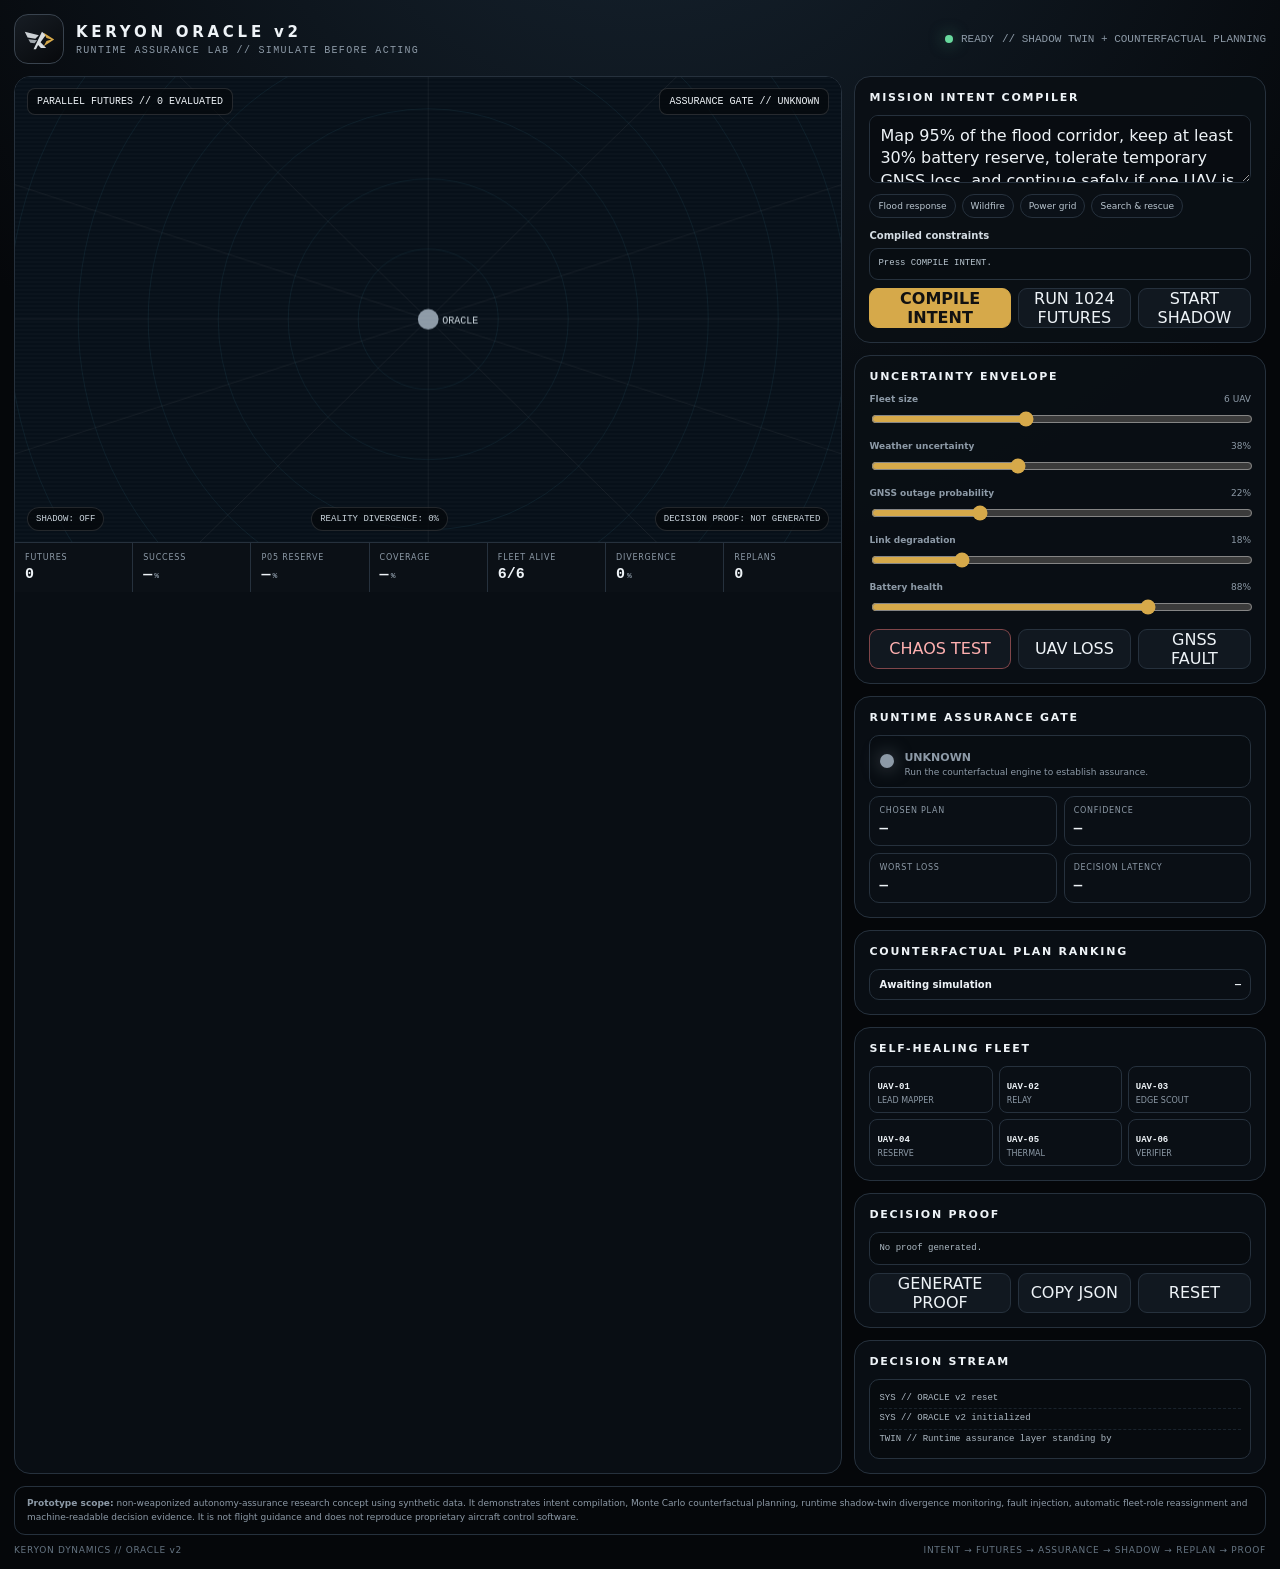
<file: oracle-v2.html>
<!doctype html>
<html lang="en">
<head>
<meta charset="utf-8" />
<meta name="viewport" content="width=device-width,initial-scale=1" />
<meta name="theme-color" content="#05070a" />
<meta name="description" content="KERYON ORACLE v2 — counterfactual planning, runtime assurance and shadow-twin autonomy prototype." />
<title>KERYON ORACLE v2 // Runtime Assurance Lab</title>
<style>
:root{--bg:#05070a;--panel:#0b1016;--panel2:#0f161e;--line:#26313d;--text:#eef3f7;--muted:#8d9aa7;--gold:#d6a94a;--cyan:#62cbe9;--green:#68d99d;--amber:#efbd63;--red:#ef7474;--violet:#a692ff}
*{box-sizing:border-box}html{background:var(--bg);color:var(--text);font-family:Inter,ui-sans-serif,system-ui,-apple-system,"Segoe UI",sans-serif}body{margin:0;min-height:100vh;background:radial-gradient(circle at 50% -15%,#172532 0,#05070a 43%)}button,input,select,textarea{font:inherit}.app{max-width:1850px;margin:auto;padding:14px}.top{display:flex;align-items:center;justify-content:space-between;gap:16px;margin-bottom:12px}.brand{display:flex;align-items:center;gap:12px}.mark{width:50px;height:50px;border:1px solid #39434e;border-radius:14px;display:grid;place-items:center;background:linear-gradient(145deg,#171d24,#07090c)}.mark svg{width:35px}.brand h1{font-size:15px;letter-spacing:.25em;margin:0}.brand p{margin:4px 0 0;color:var(--muted);font:10px ui-monospace,monospace;letter-spacing:.13em}.status{display:flex;align-items:center;gap:8px;color:var(--muted);font:11px ui-monospace,monospace}.dot{width:8px;height:8px;border-radius:99px;background:var(--green);box-shadow:0 0 16px rgba(104,217,157,.55)}
.grid{display:grid;grid-template-columns:minmax(0,1.55fr) minmax(390px,.77fr);gap:12px}.panel{border:1px solid var(--line);background:rgba(10,15,21,.94);border-radius:16px;overflow:hidden}.stage{position:relative;aspect-ratio:16/9;background:#071019}.stage canvas{display:block;width:100%;height:100%}.scan{position:absolute;inset:0;pointer-events:none;background:linear-gradient(rgba(255,255,255,.014) 50%,transparent 50%);background-size:100% 4px}.hud{position:absolute;left:12px;right:12px;top:11px;display:flex;justify-content:space-between;gap:8px;pointer-events:none}.badge{padding:7px 9px;border:1px solid rgba(255,255,255,.13);background:rgba(5,8,11,.68);border-radius:8px;font:10px ui-monospace,monospace}.hudbottom{position:absolute;left:12px;right:12px;bottom:11px;display:flex;justify-content:space-between;gap:7px;flex-wrap:wrap;pointer-events:none}.pill{padding:6px 8px;border-radius:999px;border:1px solid rgba(255,255,255,.12);background:rgba(5,8,11,.7);font:9px ui-monospace,monospace;color:#cbd5dd}.telemetry{display:grid;grid-template-columns:repeat(7,1fr);gap:1px;background:var(--line);border-top:1px solid var(--line)}.metric{padding:10px;background:var(--panel)}.metric .k{font-size:8px;color:var(--muted);text-transform:uppercase;letter-spacing:.1em}.metric .v{margin-top:5px;font:700 15px/1 ui-monospace,monospace}.metric .u{font-size:8px;color:var(--muted);margin-left:2px}.side{display:flex;flex-direction:column;gap:12px}.section{padding:14px}.section h2{font-size:11px;margin:0 0 11px;text-transform:uppercase;letter-spacing:.16em}.section h3{font-size:10px;margin:12px 0 7px;color:#d4dce3}.field{margin-bottom:10px}.field label{display:flex;justify-content:space-between;gap:10px;color:var(--muted);font-size:9px;margin-bottom:5px}.field input[type=range]{width:100%;accent-color:var(--gold)}.field select,.intent{width:100%;background:#080c11;color:var(--text);border:1px solid var(--line);border-radius:9px;padding:9px 10px}.intent{min-height:68px;resize:vertical;line-height:1.4}.btnrow{display:grid;grid-template-columns:1.25fr 1fr 1fr;gap:7px}.btn{min-height:40px;border:1px solid var(--line);border-radius:9px;background:#111820;color:var(--text);cursor:pointer;padding:0 9px}.btn.primary{background:var(--gold);color:#111;border-color:var(--gold);font-weight:800}.btn.danger{border-color:rgba(239,116,116,.5);color:#ffb0b0}.btn:hover{filter:brightness(1.1)}.chips{display:flex;gap:6px;flex-wrap:wrap;margin-top:7px}.chip{border:1px solid var(--line);background:#0b1118;color:#b8c4ce;border-radius:999px;padding:6px 8px;font-size:9px;cursor:pointer}.intentParsed{border:1px solid var(--line);border-radius:9px;background:#080d12;padding:8px;font:9px/1.5 ui-monospace,monospace;color:#b9c6d0}.kpis{display:grid;grid-template-columns:1fr 1fr;gap:7px}.card{border:1px solid var(--line);border-radius:10px;background:#0a0f15;padding:9px}.card .k{font-size:8px;color:var(--muted);text-transform:uppercase;letter-spacing:.09em}.card .v{margin-top:5px;font:700 14px ui-monospace,monospace}.gate{display:flex;align-items:center;gap:10px;border:1px solid var(--line);border-radius:10px;background:#080d12;padding:10px}.gateDot{width:14px;height:14px;border-radius:50%;background:var(--muted);box-shadow:0 0 18px rgba(255,255,255,.08)}.gate strong{font-size:11px}.gate span{display:block;color:var(--muted);font-size:9px;margin-top:2px}.plans{display:grid;gap:7px}.plan{border:1px solid var(--line);border-radius:10px;background:#0a0f15;padding:9px}.plan.win{border-color:rgba(104,217,157,.7);box-shadow:0 0 0 1px rgba(104,217,157,.08) inset}.ph{display:flex;justify-content:space-between;gap:10px}.ph b{font-size:10px}.ph span{font:700 10px ui-monospace,monospace}.minirow{display:grid;grid-template-columns:repeat(4,1fr);gap:5px;margin-top:7px}.mini{background:#111a22;border-radius:6px;padding:5px}.mini span{display:block;color:var(--muted);font-size:7px;text-transform:uppercase}.mini b{display:block;margin-top:3px;font:700 9px ui-monospace,monospace}.fleetgrid{display:grid;grid-template-columns:repeat(3,1fr);gap:6px}.uav{border:1px solid var(--line);background:#0a0f15;border-radius:8px;padding:7px}.uav b{font:700 9px ui-monospace,monospace}.uav span{display:block;margin-top:3px;color:var(--muted);font-size:8px}.uav.warn{border-color:rgba(239,189,99,.55)}.uav.fail{border-color:rgba(239,116,116,.6);opacity:.7}.proof{border:1px solid var(--line);border-radius:10px;background:#070b0f;padding:9px;max-height:175px;overflow:auto;font:9px/1.45 ui-monospace,monospace;color:#aebbc5;white-space:pre-wrap}.log{max-height:150px;overflow:auto;border:1px solid var(--line);border-radius:10px;background:#070b0f;padding:9px;font:9px/1.5 ui-monospace,monospace;color:#afbbc5}.log div{padding:3px 0;border-bottom:1px dashed #19232d}.log div:last-child{border:0}.note{margin-top:12px;border:1px solid var(--line);border-radius:11px;padding:10px 12px;color:var(--muted);font-size:9px;line-height:1.5}.footer{display:flex;justify-content:space-between;gap:10px;flex-wrap:wrap;margin-top:10px;color:#667583;font-size:9px;letter-spacing:.08em}.green{color:var(--green)}.amber{color:var(--amber)}.red{color:var(--red)}.cyan{color:var(--cyan)}
@media(max-width:1100px){.grid{grid-template-columns:1fr}.side{display:grid;grid-template-columns:1fr 1fr}.telemetry{grid-template-columns:repeat(4,1fr)}}@media(max-width:720px){.app{padding:8px}.brand p,.status span:last-child{display:none}.side{grid-template-columns:1fr}.telemetry{grid-template-columns:repeat(2,1fr)}.btnrow{grid-template-columns:1fr}.stage{aspect-ratio:4/5}.hud{flex-direction:column;align-items:flex-start}.minirow{grid-template-columns:1fr 1fr}.fleetgrid{grid-template-columns:1fr 1fr}}
</style>
</head>
<body>
<main class="app">
<header class="top"><div class="brand"><div class="mark"><svg viewBox="0 0 100 100" fill="none"><path d="M8 28L48 38L38 48L16 44L8 28Z" fill="#cbd0d4"/><path d="M18 49L43 52L36 61L24 59L18 49Z" fill="#9fa6ac"/><path d="M33 78L57 28L68 37L53 58L69 74H54L46 66L40 78H33Z" fill="#d8dde0"/><path d="M62 31L92 50L62 69L70 54L84 50L70 46L62 31Z" fill="#d6a94a"/></svg></div><div><h1>KERYON ORACLE v2</h1><p>RUNTIME ASSURANCE LAB // SIMULATE BEFORE ACTING</p></div></div><div class="status"><i class="dot" id="statusDot"></i><span id="status">READY</span><span>// SHADOW TWIN + COUNTERFACTUAL PLANNING</span></div></header>
<div class="grid">
<section class="panel">
<div class="stage"><canvas id="world"></canvas><div class="scan"></div><div class="hud"><div class="badge" id="hudLeft">PARALLEL FUTURES // 0 EVALUATED</div><div class="badge" id="hudRight">ASSURANCE GATE // UNKNOWN</div></div><div class="hudbottom"><span class="pill" id="shadowHud">SHADOW: OFF</span><span class="pill" id="divHud">REALITY DIVERGENCE: 0%</span><span class="pill" id="proofHud">DECISION PROOF: NOT GENERATED</span></div></div>
<div class="telemetry"><div class="metric"><div class="k">Futures</div><div class="v" id="futureM">0</div></div><div class="metric"><div class="k">Success</div><div class="v"><span id="successM">—</span><span class="u">%</span></div></div><div class="metric"><div class="k">P05 reserve</div><div class="v"><span id="reserveM">—</span><span class="u">%</span></div></div><div class="metric"><div class="k">Coverage</div><div class="v"><span id="coverageM">—</span><span class="u">%</span></div></div><div class="metric"><div class="k">Fleet alive</div><div class="v" id="aliveM">—</div></div><div class="metric"><div class="k">Divergence</div><div class="v"><span id="divM">0</span><span class="u">%</span></div></div><div class="metric"><div class="k">Replans</div><div class="v" id="replanM">0</div></div></div>
</section>
<aside class="side">
<section class="panel section"><h2>Mission Intent Compiler</h2><textarea id="intent" class="intent">Map 95% of the flood corridor, keep at least 30% battery reserve, tolerate temporary GNSS loss, and continue safely if one UAV is lost.</textarea><div class="chips"><button class="chip" data-preset="flood">Flood response</button><button class="chip" data-preset="wildfire">Wildfire</button><button class="chip" data-preset="grid">Power grid</button><button class="chip" data-preset="sar">Search & rescue</button></div><h3>Compiled constraints</h3><div class="intentParsed" id="compiled">Press COMPILE INTENT.</div><div class="btnrow" style="margin-top:8px"><button class="btn primary" id="compile">COMPILE INTENT</button><button class="btn" id="simulate">RUN 1024 FUTURES</button><button class="btn" id="shadow">START SHADOW</button></div></section>
<section class="panel section"><h2>Uncertainty Envelope</h2><div class="field"><label><b>Fleet size</b><output id="fleetOut">6 UAV</output></label><input id="fleet" type="range" min="2" max="12" value="6" /></div><div class="field"><label><b>Weather uncertainty</b><output id="weatherOut">38%</output></label><input id="weather" type="range" min="0" max="100" value="38" /></div><div class="field"><label><b>GNSS outage probability</b><output id="gnssOut">22%</output></label><input id="gnss" type="range" min="0" max="80" value="22" /></div><div class="field"><label><b>Link degradation</b><output id="linkOut">18%</output></label><input id="link" type="range" min="0" max="80" value="18" /></div><div class="field"><label><b>Battery health</b><output id="batteryOut">88%</output></label><input id="battery" type="range" min="55" max="100" value="88" /></div><div class="btnrow"><button class="btn danger" id="chaos">CHAOS TEST</button><button class="btn" id="uavLoss">UAV LOSS</button><button class="btn" id="gnssFault">GNSS FAULT</button></div></section>
<section class="panel section"><h2>Runtime Assurance Gate</h2><div class="gate"><i class="gateDot" id="gateDot"></i><div><strong id="gateTitle">UNKNOWN</strong><span id="gateText">Run the counterfactual engine to establish assurance.</span></div></div><div class="kpis" style="margin-top:8px"><div class="card"><div class="k">Chosen plan</div><div class="v" id="chosen">—</div></div><div class="card"><div class="k">Confidence</div><div class="v" id="confidence">—</div></div><div class="card"><div class="k">Worst loss</div><div class="v" id="worst">—</div></div><div class="card"><div class="k">Decision latency</div><div class="v" id="latency">—</div></div></div></section>
<section class="panel section"><h2>Counterfactual Plan Ranking</h2><div class="plans" id="plans"><div class="plan"><div class="ph"><b>Awaiting simulation</b><span>—</span></div></div></div></section>
<section class="panel section"><h2>Self-Healing Fleet</h2><div class="fleetgrid" id="fleetGrid"></div></section>
<section class="panel section"><h2>Decision Proof</h2><div class="proof" id="proof">No proof generated.</div><div class="btnrow" style="margin-top:8px"><button class="btn" id="proofBtn">GENERATE PROOF</button><button class="btn" id="copyBtn">COPY JSON</button><button class="btn" id="reset">RESET</button></div></section>
<section class="panel section"><h2>Decision Stream</h2><div class="log" id="log"><div>SYS // ORACLE v2 initialized</div><div>TWIN // Runtime assurance layer standing by</div></div></section>
</aside>
</div>
<div class="note"><b>Prototype scope:</b> non-weaponized autonomy-assurance research concept using synthetic data. It demonstrates intent compilation, Monte Carlo counterfactual planning, runtime shadow-twin divergence monitoring, fault injection, automatic fleet-role reassignment and machine-readable decision evidence. It is not flight guidance and does not reproduce proprietary aircraft control software.</div><div class="footer"><span>KERYON DYNAMICS // ORACLE v2</span><span>INTENT → FUTURES → ASSURANCE → SHADOW → REPLAN → PROOF</span></div>
</main>
<script>
(()=>{
const $=id=>document.getElementById(id),c=$('world'),ctx=c.getContext('2d');let W=900,H=520,last=performance.now();
const ui={status:$('status'),statusDot:$('statusDot'),hudLeft:$('hudLeft'),hudRight:$('hudRight'),shadowHud:$('shadowHud'),divHud:$('divHud'),proofHud:$('proofHud'),futureM:$('futureM'),successM:$('successM'),reserveM:$('reserveM'),coverageM:$('coverageM'),aliveM:$('aliveM'),divM:$('divM'),replanM:$('replanM'),intent:$('intent'),compiled:$('compiled'),compile:$('compile'),simulate:$('simulate'),shadow:$('shadow'),fleet:$('fleet'),fleetOut:$('fleetOut'),weather:$('weather'),weatherOut:$('weatherOut'),gnss:$('gnss'),gnssOut:$('gnssOut'),link:$('link'),linkOut:$('linkOut'),battery:$('battery'),batteryOut:$('batteryOut'),chaos:$('chaos'),uavLoss:$('uavLoss'),gnssFault:$('gnssFault'),gateDot:$('gateDot'),gateTitle:$('gateTitle'),gateText:$('gateText'),chosen:$('chosen'),confidence:$('confidence'),worst:$('worst'),latency:$('latency'),plans:$('plans'),fleetGrid:$('fleetGrid'),proof:$('proof'),proofBtn:$('proofBtn'),copyBtn:$('copyBtn'),reset:$('reset'),log:$('log')};
const S={compiled:null,results:[],chosen:null,shadow:false,div:0,replans:0,alive:6,faults:[],proof:null,t:0,branches:[],anomalyPulse:0};
function log(s){const d=document.createElement('div');d.textContent=s;ui.log.prepend(d);while(ui.log.children.length>13)ui.log.lastElementChild.remove()}
function resize(){const r=c.parentElement.getBoundingClientRect(),dpr=Math.min(2,devicePixelRatio||1);W=Math.max(320,r.width);H=Math.max(360,r.height);c.width=W*dpr;c.height=H*dpr;c.style.width=W+'px';c.style.height=H+'px';ctx.setTransform(dpr,0,0,dpr,0,0)}new ResizeObserver(resize).observe(c.parentElement);resize();
function pct(v){return Math.max(0,Math.min(100,v))}
function parseIntent(){const t=ui.intent.value.toLowerCase();let mission=t.includes('wildfire')?'wildfire':t.includes('power')||t.includes('grid')?'grid':t.includes('search')||t.includes('rescue')?'sar':'flood';let cov=+(t.match(/(\d{2,3})\s*%[^.]{0,25}(coverage|corridor|area)/)||[])[1]||95;let reserve=+(t.match(/(\d{1,2})\s*%[^.]{0,25}(battery|reserve)/)||[])[1]||30;let oneLoss=/one uav|one drone|vehicle is lost|uav is lost/.test(t);let gnss=/gnss|gps/.test(t);S.compiled={mission,coverage:pct(cov),reserve:pct(reserve),tolerateOneLoss:oneLoss,tolerateGNSS:gnss};ui.compiled.textContent=`MISSION=${mission.toUpperCase()} // MIN_COVERAGE=${S.compiled.coverage}% // MIN_RESERVE=${S.compiled.reserve}% // ONE_LOSS=${oneLoss?'YES':'NO'} // GNSS_DEGRADED=${gnss?'TOLERATE':'NOMINAL'}`;log('INTENT // Constraints compiled from operator intent')}
function rand(seed){let x=Math.sin(seed*12.9898+78.233)*43758.5453;return x-Math.floor(x)}
const planDefs=[{name:'FAST',speed:1.15,margin:.78,redundancy:.7},{name:'BALANCED',speed:1,margin:1,redundancy:1},{name:'ROBUST',speed:.9,margin:1.22,redundancy:1.25},{name:'SURVIVAL',speed:.78,margin:1.42,redundancy:1.48}];
function evalPlan(def,idx){const n=1024,w=+ui.weather.value/100,g=+ui.gnss.value/100,l=+ui.link.value/100,b=+ui.battery.value/100,fleet=+ui.fleet.value;let ok=0,reserves=[],covers=[],links=[],losses=0;for(let i=0;i<n;i++){const r1=rand(i*5+idx*97+1),r2=rand(i*7+idx*61+2),r3=rand(i*11+idx*47+3),r4=rand(i*13+idx*29+4);const weatherHit=w*(.55+r1*.75)/def.margin;const gnssHit=(r2<g?(.16+.18*r2)/def.redundancy:0);const linkHit=(r3<l?(.14+.22*r3)/def.redundancy:0);const vehicleLoss=(r4<(.045+.06*w)?1:0);const energy=pct((b*100)-(18*def.speed)-(weatherHit*22)-(vehicleLoss*3)+def.margin*5);const coverage=pct(96-(weatherHit*14)-(gnssHit*28)-(linkHit*22)-(vehicleLoss*(fleet<=3?22:7))+def.redundancy*2);const linkRes=pct(96-linkHit*110-gnssHit*22+def.redundancy*4);const success=coverage>=(S.compiled?.coverage||95)&&energy>=(S.compiled?.reserve||30)&&linkRes>45&&(!S.compiled?.tolerateOneLoss||fleet-vehicleLoss>=2);if(success)ok++;if(vehicleLoss)losses++;reserves.push(energy);covers.push(coverage);links.push(linkRes)}reserves.sort((a,b)=>a-b);covers.sort((a,b)=>a-b);links.sort((a,b)=>a-b);const p05=a=>a[Math.floor(a.length*.05)];const success=ok/n*100,reserve=p05(reserves),coverage=p05(covers),linkR=p05(links),worst=pct(100-Math.min(success,reserve+35,coverage,linkR));const score=success*.52+reserve*.17+coverage*.16+linkR*.15-worst*.11;return{name:def.name,success,reserve,coverage,linkR,worst,score,lossRate:losses/n*100}}
function simulate(auto=false){if(!S.compiled)parseIntent();const st=performance.now();S.results=planDefs.map(evalPlan).sort((a,b)=>b.score-a.score);S.chosen=S.results[0];const latency=(performance.now()-st).toFixed(1);ui.futureM.textContent='4096';ui.hudLeft.textContent='PARALLEL FUTURES // 4096 EVALUATED';ui.successM.textContent=S.chosen.success.toFixed(1);ui.reserveM.textContent=S.chosen.reserve.toFixed(0);ui.coverageM.textContent=S.chosen.coverage.toFixed(0);ui.chosen.textContent=S.chosen.name;ui.confidence.textContent=S.chosen.success.toFixed(1)+'%';ui.worst.textContent=S.chosen.worst.toFixed(1)+'%';ui.latency.textContent=latency+' ms';ui.proofHud.textContent='DECISION PROOF: STALE';renderPlans();buildBranches();updateGate();if(auto){S.replans++;ui.replanM.textContent=S.replans;log('REPLAN // ORACLE recomputed counterfactual plans after divergence')}else log('ORACLE // 4096 plan-futures evaluated');ui.status.textContent='ASSURANCE ESTABLISHED'}
function renderPlans(){ui.plans.innerHTML=S.results.map((p,i)=>`<div class="plan ${i===0?'win':''}"><div class="ph"><b>${i===0?'✓ ':''}${p.name}</b><span>${p.score.toFixed(1)}</span></div><div class="minirow"><div class="mini"><span>Success</span><b>${p.success.toFixed(1)}%</b></div><div class="mini"><span>P05 reserve</span><b>${p.reserve.toFixed(0)}%</b></div><div class="mini"><span>P05 coverage</span><b>${p.coverage.toFixed(0)}%</b></div><div class="mini"><span>Link</span><b>${p.linkR.toFixed(0)}%</b></div></div></div>`).join('')}
function updateGate(){if(!S.chosen){setGate('UNKNOWN','#8d9aa7','Run the counterfactual engine.');return}let green=S.chosen.success>=90&&S.chosen.reserve>=(S.compiled?.reserve||30)&&S.div<25;let amber=S.chosen.success>=75&&S.div<45;if(green)setGate('PASS // ASSURED','#68d99d','Robust plan satisfies current intent and divergence limits.');else if(amber)setGate('CAUTION // DEGRADED','#efbd63','Margins reduced. Shadow monitoring and possible replan required.');else setGate('HOLD // REPLAN','#ef7474','Current assurance envelope violated. Do not trust the previous plan without replanning.')}
function setGate(title,col,text){ui.gateDot.style.background=col;ui.gateDot.style.boxShadow=`0 0 18px ${col}88`;ui.gateTitle.textContent=title;ui.gateTitle.style.color=col;ui.gateText.textContent=text;ui.hudRight.textContent='ASSURANCE GATE // '+title.split('//')[0].trim()}
function buildFleet(){S.alive=Math.min(S.alive||+ui.fleet.value,+ui.fleet.value);let roles=['LEAD MAPPER','RELAY','EDGE SCOUT','RESERVE','THERMAL','VERIFIER','RELAY 2','SCOUT 2','RESERVE 2','MAPPER 2','VERIFIER 2','EDGE 2'];ui.fleetGrid.innerHTML=Array.from({length:+ui.fleet.value},(_,i)=>{let failed=i>=S.alive,role=failed?'OFFLINE':roles[i%roles.length];return `<div class="uav ${failed?'fail':''}"><b>UAV-${String(i+1).padStart(2,'0')}</b><span>${role}</span></div>`}).join('');ui.aliveM.textContent=S.alive+'/'+ui.fleet.value}
function reassign(){let roles=['LEAD MAPPER','RELAY','EDGE SCOUT','VERIFIER','RESERVE','THERMAL'];const nodes=[...ui.fleetGrid.children].filter(x=>!x.classList.contains('fail'));nodes.forEach((n,i)=>n.querySelector('span').textContent=roles[i%roles.length]);log('FLEET // Roles reassigned around degraded assets')}
function inject(type){if(!S.shadow){S.shadow=true;ui.shadow.textContent='STOP SHADOW';ui.shadowKpi&&(ui.shadowKpi.textContent='ON')}if(type==='uav'){S.alive=Math.max(1,S.alive-1);S.faults.push('UAV_LOSS');S.div+=22;log('FAULT // UAV loss injected')}if(type==='gnss'){S.faults.push('GNSS_FAULT');S.div+=17;ui.gnss.value=Math.min(80,+ui.gnss.value+18);labels();log('FAULT // GNSS confidence collapse injected')}if(type==='chaos'){S.faults.push('CHAOS_TEST');S.div+=31;ui.weather.value=Math.min(100,+ui.weather.value+22);ui.link.value=Math.min(80,+ui.link.value+20);labels();if(S.alive>2)S.alive--;log('CHAOS // Combined weather + link + vehicle anomaly injected')}S.anomalyPulse=1;buildFleet();reassign();updateShadow();if(S.div>28){simulate(true);S.div=Math.max(8,S.div-15);updateShadow();log('ASSURANCE // Automatic replan reduced divergence')}generateProof()}
function updateShadow(){ui.divM.textContent=S.div.toFixed(0);ui.divHud.textContent='REALITY DIVERGENCE: '+S.div.toFixed(0)+'%';ui.shadowHud.textContent='SHADOW: '+(S.shadow?'ACTIVE':'OFF');ui.shadowHud.style.color=S.shadow?'var(--green)':'';updateGate()}
function generateProof(){if(!S.chosen)return;S.proof={schema:'keryon.oracle.decision-proof.v2',timestamp:new Date().toISOString(),intent:S.compiled,uncertainty:{weather:+ui.weather.value,gnss:+ui.gnss.value,link:+ui.link.value,battery:+ui.battery.value,fleet:+ui.fleet.value},evaluatedFutures:4096,selectedPlan:S.chosen,alternatives:S.results.slice(1),runtime:{shadowActive:S.shadow,realityDivergence:+S.div.toFixed(1),aliveFleet:S.alive,faults:S.faults.slice(),replans:S.replans},assuranceGate:ui.gateTitle.textContent,reason:`${S.chosen.name} maximized robust utility while preserving downside energy, coverage and link margins across the sampled uncertainty envelope.`};ui.proof.textContent=JSON.stringify(S.proof,null,2);ui.proofHud.textContent='DECISION PROOF: GENERATED';log('PROOF // Machine-readable decision evidence generated')}
function labels(){ui.fleetOut.textContent=ui.fleet.value+' UAV';ui.weatherOut.textContent=ui.weather.value+'%';ui.gnssOut.textContent=ui.gnss.value+'%';ui.linkOut.textContent=ui.link.value+'%';ui.batteryOut.textContent=ui.battery.value+'%'}
function buildBranches(){S.branches=Array.from({length:140},(_,i)=>({seed:i,a:Math.random()*Math.PI*2,success:Math.random()<S.chosen.success/100,depth:3+Math.floor(Math.random()*4),phase:Math.random()*6.28}))}
function draw(){ctx.clearRect(0,0,W,H);ctx.fillStyle='#071019';ctx.fillRect(0,0,W,H);const cx=W*.5,cy=H*.52;ctx.strokeStyle='rgba(95,200,232,.08)';for(let r=70;r<Math.max(W,H);r+=70){ctx.beginPath();ctx.arc(cx,cy,r,0,Math.PI*2);ctx.stroke()}ctx.strokeStyle='rgba(255,255,255,.06)';for(let i=0;i<12;i++){const a=i/12*Math.PI*2;ctx.beginPath();ctx.moveTo(cx,cy);ctx.lineTo(cx+Math.cos(a)*W,cy+Math.sin(a)*H);ctx.stroke()}if(S.branches.length){S.branches.forEach((b,i)=>{let a=b.a+Math.sin(S.t*.2+b.phase)*.03;let r1=24,r2=90+(i%6)*42;let x1=cx+Math.cos(a)*r1,y1=cy+Math.sin(a)*r1,x2=cx+Math.cos(a)*r2,y2=cy+Math.sin(a)*r2;ctx.strokeStyle=b.success?'rgba(104,217,157,.22)':'rgba(239,116,116,.17)';ctx.beginPath();ctx.moveTo(x1,y1);ctx.quadraticCurveTo(cx+Math.cos(a+.2)*r2*.55,cy+Math.sin(a+.2)*r2*.55,x2,y2);ctx.stroke();if(i%9===0){ctx.fillStyle=b.success?'#68d99d':'#ef7474';ctx.fillRect(x2-2,y2-2,4,4)}})}ctx.fillStyle=S.chosen?'#d6a94a':'#8d9aa7';ctx.beginPath();ctx.arc(cx,cy,9+Math.sin(S.t*2)*2,0,Math.PI*2);ctx.fill();if(S.anomalyPulse>0){ctx.strokeStyle=`rgba(239,116,116,${S.anomalyPulse})`;ctx.lineWidth=3;ctx.beginPath();ctx.arc(cx,cy,(1-S.anomalyPulse)*190+20,0,Math.PI*2);ctx.stroke();S.anomalyPulse=Math.max(0,S.anomalyPulse-.018)}ctx.fillStyle='#cdd7df';ctx.font='10px ui-monospace,monospace';ctx.fillText(S.chosen?S.chosen.name+' PLAN':'ORACLE',cx+14,cy+4);requestAnimationFrame(draw)}
function tick(now){let dt=Math.min(.05,(now-last)/1000);last=now;S.t+=dt;if(S.shadow&&S.chosen){S.div=pct(S.div+((Math.random()-.47)*.12));if(S.div>36){log('SHADOW // Divergence threshold crossed');simulate(true);S.div=Math.max(10,S.div-18)}updateShadow()}requestAnimationFrame(tick)}
function reset(){S.compiled=null;S.results=[];S.chosen=null;S.shadow=false;S.div=0;S.replans=0;S.alive=+ui.fleet.value;S.faults=[];S.proof=null;S.branches=[];ui.compiled.textContent='Press COMPILE INTENT.';ui.plans.innerHTML='<div class="plan"><div class="ph"><b>Awaiting simulation</b><span>—</span></div></div>';ui.proof.textContent='No proof generated.';ui.futureM.textContent='0';ui.successM.textContent=ui.reserveM.textContent=ui.coverageM.textContent='—';ui.divM.textContent='0';ui.replanM.textContent='0';ui.hudLeft.textContent='PARALLEL FUTURES // 0 EVALUATED';ui.proofHud.textContent='DECISION PROOF: NOT GENERATED';ui.chosen.textContent=ui.confidence.textContent=ui.worst.textContent=ui.latency.textContent='—';S.alive=+ui.fleet.value;buildFleet();updateShadow();setGate('UNKNOWN','#8d9aa7','Run the counterfactual engine to establish assurance.');ui.status.textContent='READY';log('SYS // ORACLE v2 reset')}
const presets={flood:'Map 95% of the flood corridor, keep at least 30% battery reserve, tolerate temporary GNSS loss, and continue safely if one UAV is lost.',wildfire:'Map 92% of the wildfire perimeter, keep at least 35% battery reserve, maintain a communications relay, and continue safely if one UAV is lost.',grid:'Inspect 90% of the power grid corridor, preserve 40% battery reserve, tolerate temporary GNSS degradation, and keep one UAV as reserve.',sar:'Search 95% of the rescue sector, preserve 30% battery reserve, tolerate link degradation, and continue safely if one UAV is lost.'};document.querySelectorAll('.chip').forEach(b=>b.onclick=()=>{ui.intent.value=presets[b.dataset.preset];parseIntent()});ui.compile.onclick=parseIntent;ui.simulate.onclick=()=>simulate(false);ui.shadow.onclick=()=>{S.shadow=!S.shadow;ui.shadow.textContent=S.shadow?'STOP SHADOW':'START SHADOW';log('SHADOW // '+(S.shadow?'Runtime twin activated':'Runtime twin paused'));updateShadow()};ui.chaos.onclick=()=>inject('chaos');ui.uavLoss.onclick=()=>inject('uav');ui.gnssFault.onclick=()=>inject('gnss');ui.proofBtn.onclick=generateProof;ui.copyBtn.onclick=async()=>{if(!S.proof)generateProof();if(S.proof){try{await navigator.clipboard.writeText(JSON.stringify(S.proof,null,2));log('PROOF // JSON copied to clipboard')}catch(e){log('PROOF // Clipboard unavailable')}}};ui.reset.onclick=reset;[ui.fleet,ui.weather,ui.gnss,ui.link,ui.battery].forEach(el=>el.oninput=()=>{labels();if(el===ui.fleet){S.alive=+ui.fleet.value;buildFleet()}});labels();reset();requestAnimationFrame(draw);requestAnimationFrame(tick);
})();
</script>
</body>
</html>
</file>
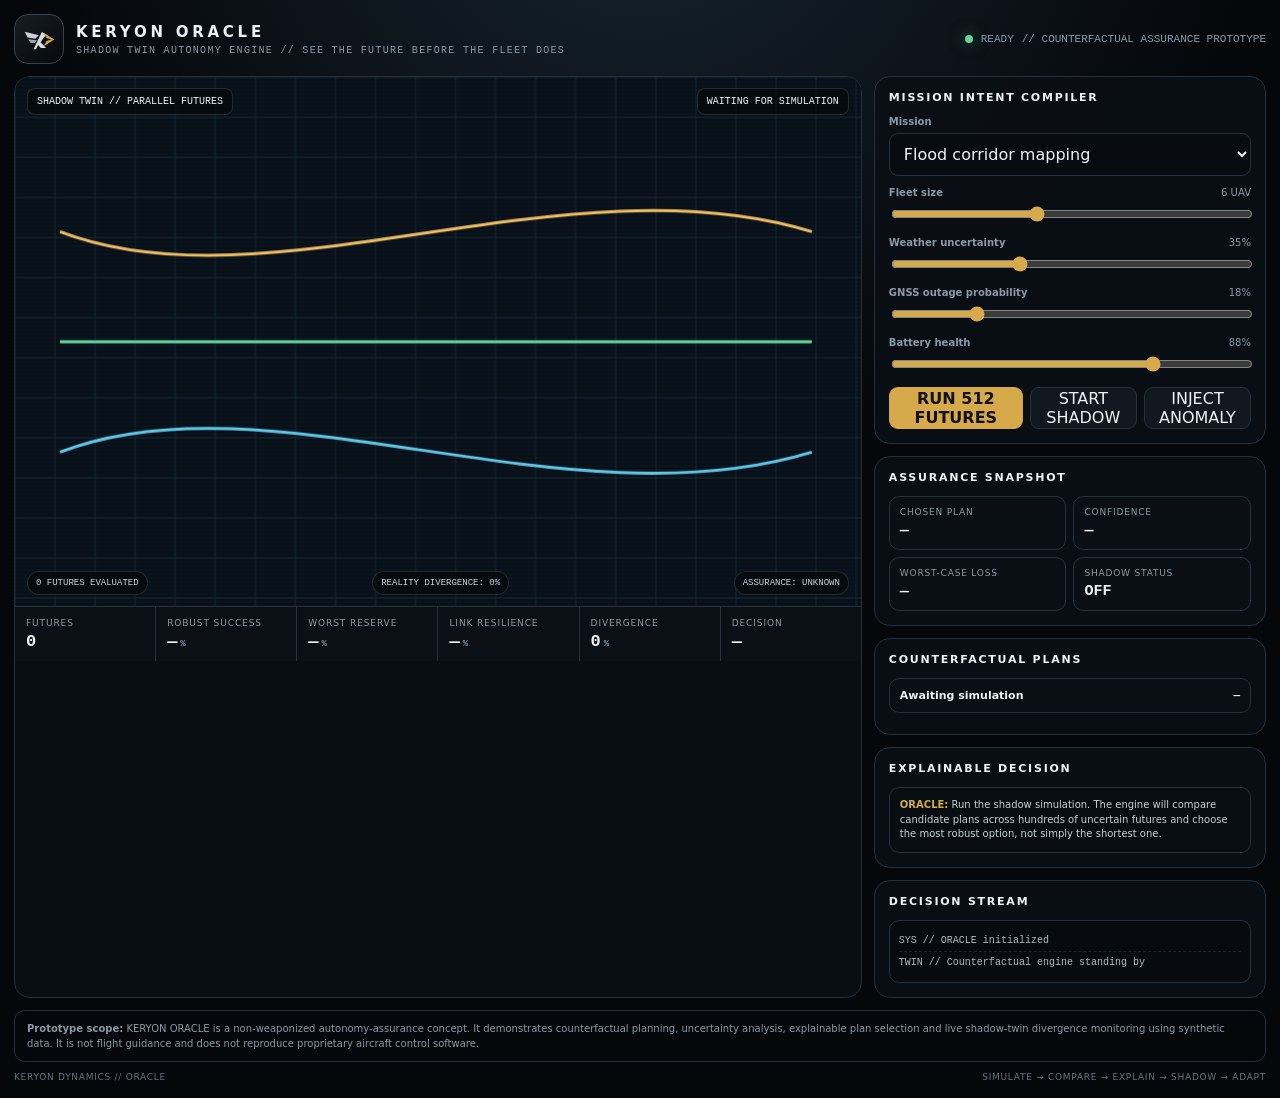
<file: oracle.html>
<!doctype html>
<html lang="en">
<head>
<meta charset="utf-8" />
<meta name="viewport" content="width=device-width,initial-scale=1" />
<meta name="theme-color" content="#05070a" />
<meta name="description" content="KERYON ORACLE — counterfactual shadow-twin autonomy assurance prototype." />
<title>KERYON ORACLE // Shadow Twin Autonomy Engine</title>
<style>
:root{--bg:#05070a;--panel:#0b1016;--card:#101821;--line:#26313d;--text:#eef3f7;--muted:#8c9aa8;--gold:#d6a94a;--cyan:#5fc8e8;--green:#65d69a;--amber:#efbd63;--red:#ef6f6f;--violet:#9f8cff}
*{box-sizing:border-box}html{background:var(--bg);color:var(--text);font-family:Inter,ui-sans-serif,system-ui,-apple-system,"Segoe UI",sans-serif}body{margin:0;min-height:100vh;background:radial-gradient(circle at 50% -15%,#172532 0,#05070a 44%)}button,input,select{font:inherit}.app{max-width:1800px;margin:auto;padding:14px}.top{display:flex;align-items:center;justify-content:space-between;gap:16px;margin-bottom:12px}.brand{display:flex;align-items:center;gap:12px}.mark{width:50px;height:50px;border:1px solid #39434e;border-radius:14px;display:grid;place-items:center;background:linear-gradient(145deg,#171d24,#07090c)}.mark svg{width:35px}.brand h1{font-size:15px;letter-spacing:.25em;margin:0}.brand p{margin:4px 0 0;color:var(--muted);font:10px ui-monospace,monospace;letter-spacing:.13em}.status{display:flex;align-items:center;gap:8px;color:var(--muted);font:11px ui-monospace,monospace}.dot{width:8px;height:8px;border-radius:99px;background:var(--green);box-shadow:0 0 16px rgba(101,214,154,.55)}
.layout{display:grid;grid-template-columns:minmax(0,1.6fr) minmax(350px,.74fr);gap:12px}.panel{border:1px solid var(--line);background:rgba(10,15,21,.93);border-radius:16px;overflow:hidden}.stage{position:relative;aspect-ratio:16/10;background:#071019}.stage canvas{width:100%;height:100%;display:block}.scan{position:absolute;inset:0;pointer-events:none;background:linear-gradient(rgba(255,255,255,.014) 50%,transparent 50%);background-size:100% 4px}.hud{position:absolute;left:12px;right:12px;top:11px;display:flex;justify-content:space-between;gap:8px;pointer-events:none}.badge{padding:7px 9px;border:1px solid rgba(255,255,255,.13);background:rgba(5,8,11,.66);border-radius:8px;font:10px ui-monospace,monospace}.bottomhud{position:absolute;left:12px;right:12px;bottom:11px;display:flex;justify-content:space-between;gap:8px;flex-wrap:wrap;pointer-events:none}.pill{padding:6px 8px;border-radius:999px;border:1px solid rgba(255,255,255,.12);background:rgba(5,8,11,.68);font:9px ui-monospace,monospace;color:#cbd5dd}.telemetry{display:grid;grid-template-columns:repeat(6,1fr);gap:1px;background:var(--line);border-top:1px solid var(--line)}.metric{padding:11px;background:var(--panel)}.metric .k{font-size:9px;color:var(--muted);text-transform:uppercase;letter-spacing:.1em}.metric .v{margin-top:5px;font:700 17px/1 ui-monospace,monospace}.metric .u{font-size:9px;color:var(--muted);margin-left:3px}.side{display:flex;flex-direction:column;gap:12px}.section{padding:14px}.section h2{font-size:11px;margin:0 0 12px;text-transform:uppercase;letter-spacing:.16em}.field{margin-bottom:11px}.field label{display:flex;justify-content:space-between;gap:10px;font-size:10px;color:var(--muted);margin-bottom:6px}.field input[type=range],.field select{width:100%}.field input[type=range]{accent-color:var(--gold)}.field select{background:#080c11;color:var(--text);border:1px solid var(--line);border-radius:9px;padding:10px}.btnrow{display:grid;grid-template-columns:1.25fr 1fr 1fr;gap:7px}.btn{min-height:42px;border:1px solid var(--line);border-radius:9px;background:#111820;color:var(--text);cursor:pointer}.btn.primary{background:var(--gold);color:#111;border-color:var(--gold);font-weight:800}.btn:hover{filter:brightness(1.1)}.kpis{display:grid;grid-template-columns:1fr 1fr;gap:7px}.card{border:1px solid var(--line);border-radius:10px;background:#0a0f15;padding:10px}.card .k{font-size:9px;color:var(--muted);text-transform:uppercase;letter-spacing:.09em}.card .v{margin-top:5px;font:700 15px ui-monospace,monospace}.plan{border:1px solid var(--line);border-radius:10px;background:#0a0f15;padding:10px;margin-bottom:7px}.plan.winner{border-color:rgba(101,214,154,.7);box-shadow:0 0 0 1px rgba(101,214,154,.1) inset}.planhead{display:flex;justify-content:space-between;gap:10px}.planhead b{font-size:11px}.score{font:700 11px ui-monospace,monospace}.bars{display:grid;grid-template-columns:repeat(3,1fr);gap:5px;margin-top:8px}.mini{background:#101821;border-radius:6px;padding:6px}.mini span{display:block;font-size:8px;color:var(--muted);text-transform:uppercase}.mini b{display:block;margin-top:3px;font:700 10px ui-monospace,monospace}.explain{border:1px solid var(--line);border-radius:10px;background:#080d12;padding:10px;font-size:10px;line-height:1.45;color:#c7d1d8}.explain b{color:var(--gold)}.log{max-height:170px;overflow:auto;border:1px solid var(--line);border-radius:10px;background:#070b0f;padding:9px;font:10px/1.5 ui-monospace,monospace;color:#afbbc5}.log div{padding:3px 0;border-bottom:1px dashed #19232d}.log div:last-child{border:0}.note{margin-top:12px;border:1px solid var(--line);border-radius:11px;padding:10px 12px;color:var(--muted);font-size:10px;line-height:1.5}.footer{display:flex;justify-content:space-between;gap:10px;flex-wrap:wrap;margin-top:10px;color:#667583;font-size:9px;letter-spacing:.08em}.green{color:var(--green)}.amber{color:var(--amber)}.red{color:var(--red)}.cyan{color:var(--cyan)}
@media(max-width:1050px){.layout{grid-template-columns:1fr}.side{display:grid;grid-template-columns:1fr 1fr}.telemetry{grid-template-columns:repeat(3,1fr)}}@media(max-width:700px){.app{padding:8px}.brand p,.status span:last-child{display:none}.side{grid-template-columns:1fr}.telemetry{grid-template-columns:repeat(2,1fr)}.btnrow{grid-template-columns:1fr}.stage{aspect-ratio:4/5}.hud{flex-direction:column;align-items:flex-start}.kpis{grid-template-columns:1fr 1fr}}
</style>
</head>
<body>
<main class="app">
<header class="top">
  <div class="brand"><div class="mark"><svg viewBox="0 0 100 100" fill="none"><path d="M8 28L48 38L38 48L16 44L8 28Z" fill="#cbd0d4"/><path d="M18 49L43 52L36 61L24 59L18 49Z" fill="#9fa6ac"/><path d="M33 78L57 28L68 37L53 58L69 74H54L46 66L40 78H33Z" fill="#d8dde0"/><path d="M62 31L92 50L62 69L70 54L84 50L70 46L62 31Z" fill="#d6a94a"/></svg></div><div><h1>KERYON ORACLE</h1><p>SHADOW TWIN AUTONOMY ENGINE // SEE THE FUTURE BEFORE THE FLEET DOES</p></div></div>
  <div class="status"><i class="dot"></i><span id="status">READY</span><span>// COUNTERFACTUAL ASSURANCE PROTOTYPE</span></div>
</header>
<div class="layout">
<section class="panel">
  <div class="stage"><canvas id="world"></canvas><div class="scan"></div><div class="hud"><div class="badge">SHADOW TWIN // PARALLEL FUTURES</div><div class="badge" id="winnerHud">WAITING FOR SIMULATION</div></div><div class="bottomhud"><span class="pill" id="futuresHud">0 FUTURES EVALUATED</span><span class="pill" id="divHud">REALITY DIVERGENCE: 0%</span><span class="pill" id="assuranceHud">ASSURANCE: UNKNOWN</span></div></div>
  <div class="telemetry">
    <div class="metric"><div class="k">Futures</div><div class="v"><span id="futureMetric">0</span></div></div>
    <div class="metric"><div class="k">Robust success</div><div class="v"><span id="successMetric">—</span><span class="u">%</span></div></div>
    <div class="metric"><div class="k">Worst reserve</div><div class="v"><span id="reserveMetric">—</span><span class="u">%</span></div></div>
    <div class="metric"><div class="k">Link resilience</div><div class="v"><span id="linkMetric">—</span><span class="u">%</span></div></div>
    <div class="metric"><div class="k">Divergence</div><div class="v"><span id="divMetric">0</span><span class="u">%</span></div></div>
    <div class="metric"><div class="k">Decision</div><div class="v"><span id="decisionMetric">—</span></div></div>
  </div>
</section>
<aside class="side">
<section class="panel section">
  <h2>Mission Intent Compiler</h2>
  <div class="field"><label><b>Mission</b></label><select id="mission"><option value="flood">Flood corridor mapping</option><option value="wildfire">Wildfire perimeter survey</option><option value="grid">Power-line inspection</option><option value="search">Search-and-rescue sector scan</option></select></div>
  <div class="field"><label><b>Fleet size</b><output id="fleetOut">6 UAV</output></label><input id="fleet" type="range" min="2" max="12" value="6" /></div>
  <div class="field"><label><b>Weather uncertainty</b><output id="weatherOut">35%</output></label><input id="weather" type="range" min="0" max="100" value="35" /></div>
  <div class="field"><label><b>GNSS outage probability</b><output id="gnssOut">18%</output></label><input id="gnss" type="range" min="0" max="80" value="18" /></div>
  <div class="field"><label><b>Battery health</b><output id="batteryOut">88%</output></label><input id="battery" type="range" min="55" max="100" value="88" /></div>
  <div class="btnrow"><button class="btn primary" id="simulate">RUN 512 FUTURES</button><button class="btn" id="shadow">START SHADOW</button><button class="btn" id="anomaly">INJECT ANOMALY</button></div>
</section>
<section class="panel section"><h2>Assurance Snapshot</h2><div class="kpis"><div class="card"><div class="k">Chosen plan</div><div class="v" id="chosenKpi">—</div></div><div class="card"><div class="k">Confidence</div><div class="v" id="confidenceKpi">—</div></div><div class="card"><div class="k">Worst-case loss</div><div class="v" id="lossKpi">—</div></div><div class="card"><div class="k">Shadow status</div><div class="v" id="shadowKpi">OFF</div></div></div></section>
<section class="panel section"><h2>Counterfactual Plans</h2><div id="plans"><div class="plan"><div class="planhead"><b>Awaiting simulation</b><span class="score">—</span></div></div></div></section>
<section class="panel section"><h2>Explainable Decision</h2><div class="explain" id="explain"><b>ORACLE:</b> Run the shadow simulation. The engine will compare candidate plans across hundreds of uncertain futures and choose the most robust option, not simply the shortest one.</div></section>
<section class="panel section"><h2>Decision Stream</h2><div class="log" id="log"><div>SYS // ORACLE initialized</div><div>TWIN // Counterfactual engine standing by</div></div></section>
</aside>
</div>
<div class="note"><b>Prototype scope:</b> KERYON ORACLE is a non-weaponized autonomy-assurance concept. It demonstrates counterfactual planning, uncertainty analysis, explainable plan selection and live shadow-twin divergence monitoring using synthetic data. It is not flight guidance and does not reproduce proprietary aircraft control software.</div>
<div class="footer"><span>KERYON DYNAMICS // ORACLE</span><span>SIMULATE → COMPARE → EXPLAIN → SHADOW → ADAPT</span></div>
</main>
<script>
(()=>{
const $=id=>document.getElementById(id),c=$('world'),ctx=c.getContext('2d');let W=900,H=620,results=[],chosen=null,shadow=false,divergence=0,t=0,particles=[],last=performance.now();
const ui={status:$('status'),mission:$('mission'),fleet:$('fleet'),fleetOut:$('fleetOut'),weather:$('weather'),weatherOut:$('weatherOut'),gnss:$('gnss'),gnssOut:$('gnssOut'),battery:$('battery'),batteryOut:$('batteryOut'),simulate:$('simulate'),shadow:$('shadow'),anomaly:$('anomaly'),futureMetric:$('futureMetric'),successMetric:$('successMetric'),reserveMetric:$('reserveMetric'),linkMetric:$('linkMetric'),divMetric:$('divMetric'),decisionMetric:$('decisionMetric'),futuresHud:$('futuresHud'),divHud:$('divHud'),assuranceHud:$('assuranceHud'),winnerHud:$('winnerHud'),chosenKpi:$('chosenKpi'),confidenceKpi:$('confidenceKpi'),lossKpi:$('lossKpi'),shadowKpi:$('shadowKpi'),plans:$('plans'),explain:$('explain'),log:$('log')};
function log(s){const d=document.createElement('div');d.textContent=s;ui.log.prepend(d);while(ui.log.children.length>11)ui.log.lastElementChild.remove()}
function resize(){const r=c.parentElement.getBoundingClientRect(),dpr=Math.min(2,devicePixelRatio||1);W=Math.max(320,r.width);H=Math.max(380,r.height);c.width=W*dpr;c.height=H*dpr;c.style.width=W+'px';c.style.height=H+'px';ctx.setTransform(dpr,0,0,dpr,0,0)}new ResizeObserver(resize).observe(c.parentElement);resize();
function rand(seed){let x=Math.sin(seed*12.9898+78.233)*43758.5453;return x-Math.floor(x)}
function simulatePlan(name,bias){const weather=+ui.weather.value/100,gnss=+ui.gnss.value/100,batt=+ui.battery.value/100,fleet=+ui.fleet.value;let wins=0,reserves=[],links=[],losses=[];for(let i=0;i<512;i++){const r1=rand(i+11+bias*31),r2=rand(i+101+bias*17),r3=rand(i+211+bias*7);const storm=weather*(.55+r1*.9),nav=gnss*(.5+r2),batteryPenalty=(1-batt)*(.7+r3*.8),redundancy=Math.min(.28,fleet*.017);let success=.94+bias*.025-redundancy*.1-storm*.22-nav*.18-batteryPenalty*.36+redundancy;let reserve=batt*100-18-bias*5-storm*19-batteryPenalty*28+r1*5;let link=97-storm*10-nav*17+fleet*1.1+bias*2-r2*4;let loss=Math.max(0,100-success*100)+(100-Math.max(0,reserve))*.08+(100-Math.max(0,link))*.06;success=Math.max(0,Math.min(1,success));if(r3<success)wins++;reserves.push(reserve);links.push(link);losses.push(loss)}reserves.sort((a,b)=>a-b);links.sort((a,b)=>a-b);losses.sort((a,b)=>b-a);const success=wins/512*100,worstReserve=reserves[Math.floor(reserves.length*.05)],link95=links[Math.floor(links.length*.05)],worstLoss=losses[Math.floor(losses.length*.05)],score=success*.55+Math.max(0,worstReserve)*.23+Math.max(0,link95)*.17-worstLoss*.05;return{name,success,worstReserve,link95,worstLoss,score,bias}}
function run(){ui.status.textContent='SIMULATING';results=[simulatePlan('PLAN A // FASTEST',-.05),simulatePlan('PLAN B // ROBUST',.12),simulatePlan('PLAN C // ENERGY SAFE',.05)].sort((a,b)=>b.score-a.score);chosen=results[0];ui.futureMetric.textContent='1536';ui.futuresHud.textContent='1536 FUTURES EVALUATED';ui.successMetric.textContent=chosen.success.toFixed(1);ui.reserveMetric.textContent=Math.max(0,chosen.worstReserve).toFixed(0);ui.linkMetric.textContent=Math.max(0,chosen.link95).toFixed(0);ui.decisionMetric.textContent=chosen.name.split('//')[0].trim();ui.chosenKpi.textContent=chosen.name.split('//')[0].trim();ui.confidenceKpi.textContent=Math.min(99,Math.max(0,chosen.score)).toFixed(0)+'%';ui.lossKpi.textContent=chosen.worstLoss.toFixed(1);ui.winnerHud.textContent=chosen.name+' SELECTED';ui.assuranceHud.textContent='ASSURANCE: '+(chosen.score>82?'HIGH':chosen.score>68?'MEDIUM':'LOW');ui.status.textContent='PLAN ASSURED';renderPlans();ui.explain.innerHTML='<b>ORACLE:</b> '+chosen.name+' was selected because it preserves the strongest combined margin across mission success, worst-case energy reserve and degraded-link performance. The fastest plan was rejected when its downside risk exceeded the robust plan by '+Math.max(0,results.find(x=>x.name.includes('FASTEST')).worstLoss-chosen.worstLoss).toFixed(1)+' points.';log('ORACLE // '+chosen.name+' selected after 1,536 counterfactual futures');for(let i=0;i<160;i++)particles.push({x:Math.random(),y:Math.random(),a:Math.random(),good:Math.random()<chosen.success/100})}
function renderPlans(){ui.plans.innerHTML=results.map((p,i)=>`<div class="plan ${i===0?'winner':''}"><div class="planhead"><b>${p.name}</b><span class="score ${i===0?'green':''}">${p.score.toFixed(1)}</span></div><div class="bars"><div class="mini"><span>Success</span><b>${p.success.toFixed(1)}%</b></div><div class="mini"><span>5% reserve</span><b>${Math.max(0,p.worstReserve).toFixed(0)}%</b></div><div class="mini"><span>5% link</span><b>${Math.max(0,p.link95).toFixed(0)}%</b></div></div></div>`).join('')}
function startShadow(){shadow=!shadow;ui.shadow.textContent=shadow?'STOP SHADOW':'START SHADOW';ui.shadowKpi.textContent=shadow?'ACTIVE':'OFF';ui.status.textContent=shadow?'SHADOW MODE':'PLAN ASSURED';log('TWIN // Live shadow mode '+(shadow?'started':'stopped'))}
function anomaly(){if(!shadow||!chosen){log('WARN // Start shadow mode after simulation first');return}divergence=Math.min(100,divergence+18+Math.random()*16);ui.divMetric.textContent=divergence.toFixed(0);ui.divHud.textContent='REALITY DIVERGENCE: '+divergence.toFixed(0)+'%';if(divergence>35){ui.status.textContent='REPLAN REQUIRED';ui.assuranceHud.textContent='ASSURANCE: DEGRADED';ui.explain.innerHTML='<b>ORACLE:</b> Live telemetry has diverged from the accepted shadow envelope. The current plan should be re-evaluated before continuing. Trigger: synthetic wind/battery anomaly.';log('ORACLE // Divergence threshold exceeded — counterfactual replan recommended')}else log('TWIN // Synthetic anomaly injected; shadow still within assurance envelope')}
function draw(){ctx.clearRect(0,0,W,H);ctx.fillStyle='#071019';ctx.fillRect(0,0,W,H);ctx.strokeStyle='#152533';ctx.lineWidth=1;for(let x=0;x<W;x+=40){ctx.beginPath();ctx.moveTo(x,0);ctx.lineTo(x,H);ctx.stroke()}for(let y=0;y<H;y+=40){ctx.beginPath();ctx.moveTo(0,y);ctx.lineTo(W,y);ctx.stroke()}const cy=H*.5;const routes=[{y:cy-110,col:'#efbd63'},{y:cy,col:'#65d69a'},{y:cy+110,col:'#5fc8e8'}];routes.forEach((r,idx)=>{ctx.strokeStyle=r.col;ctx.lineWidth=3;ctx.beginPath();ctx.moveTo(45,r.y);ctx.bezierCurveTo(W*.30,r.y-80*(idx-1),W*.65,r.y+75*(idx-1),W-50,r.y);ctx.stroke()});for(const p of particles){const x=45+p.x*(W-95),base=routes[Math.floor(p.a*3)%3].y,y=base+(p.y-.5)*150;ctx.fillStyle=p.good?'rgba(101,214,154,.6)':'rgba(239,111,111,.55)';ctx.fillRect(x,y,2,2)}if(chosen){ctx.fillStyle='#eef3f7';ctx.font='11px ui-monospace,monospace';ctx.fillText('SELECTED ROBUST ENVELOPE',W*.36,cy-18);ctx.strokeStyle='rgba(101,214,154,.28)';ctx.lineWidth=18;ctx.beginPath();ctx.moveTo(45,cy);ctx.bezierCurveTo(W*.30,cy,W*.65,cy,W-50,cy);ctx.stroke()}if(shadow){t+=.03;const x=45+(Math.sin(t)*.5+.5)*(W-95);const y=cy+Math.sin(t*2.1)*20;ctx.fillStyle='#d6a94a';ctx.beginPath();ctx.arc(x,y,7,0,Math.PI*2);ctx.fill();ctx.strokeStyle='rgba(214,169,74,.25)';ctx.beginPath();ctx.arc(x,y,22+Math.sin(t*3)*5,0,Math.PI*2);ctx.stroke();divergence=Math.max(0,divergence-.018);ui.divMetric.textContent=divergence.toFixed(0);ui.divHud.textContent='REALITY DIVERGENCE: '+divergence.toFixed(0)+'%'}requestAnimationFrame(draw)}
ui.fleet.oninput=()=>ui.fleetOut.textContent=ui.fleet.value+' UAV';ui.weather.oninput=()=>ui.weatherOut.textContent=ui.weather.value+'%';ui.gnss.oninput=()=>ui.gnssOut.textContent=ui.gnss.value+'%';ui.battery.oninput=()=>ui.batteryOut.textContent=ui.battery.value+'%';ui.simulate.onclick=run;ui.shadow.onclick=startShadow;ui.anomaly.onclick=anomaly;draw();
})();
</script>
</body>
</html>
</file>
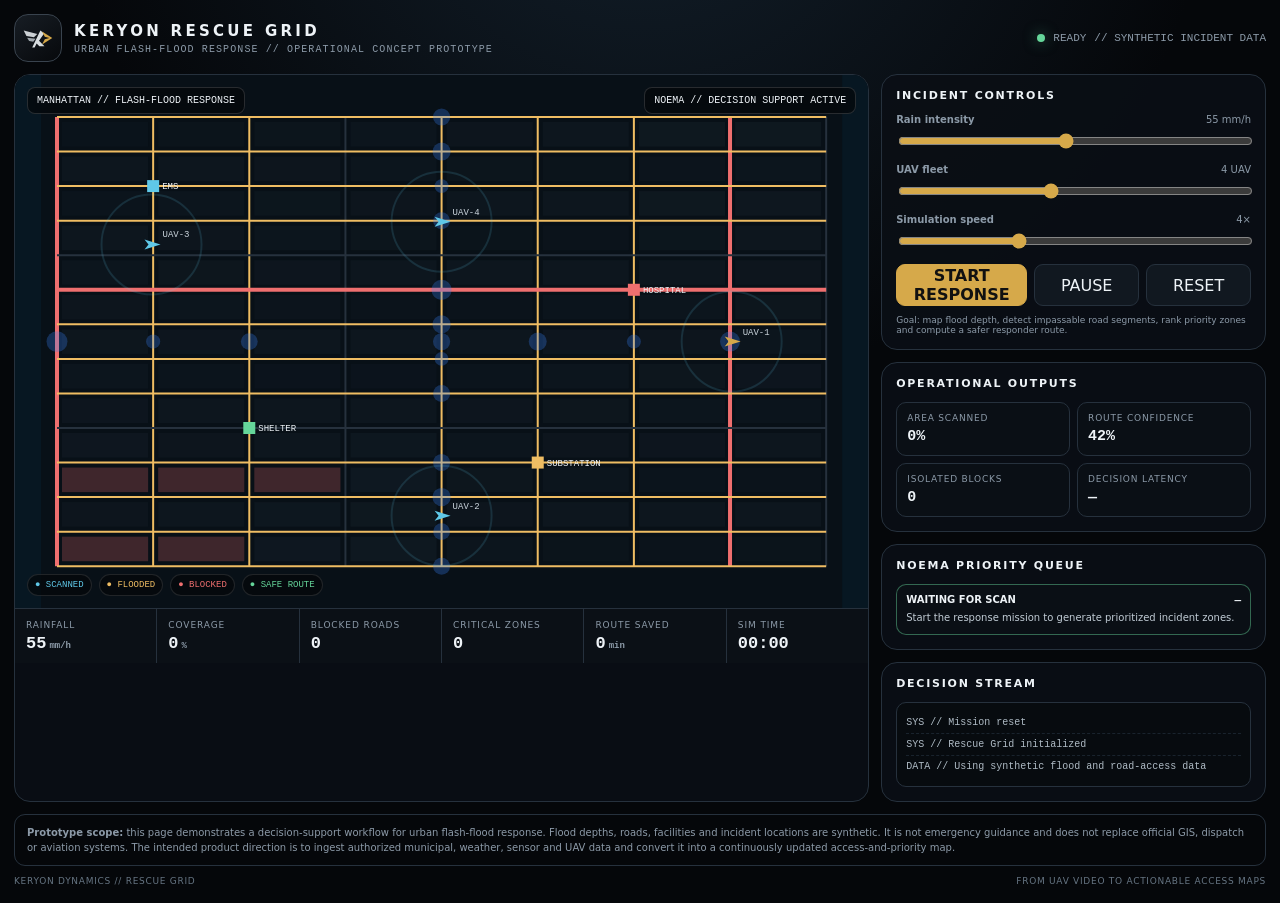
<file: rescue-grid.html>
<!doctype html>
<html lang="en">
<head>
<meta charset="utf-8" />
<meta name="viewport" content="width=device-width,initial-scale=1" />
<meta name="theme-color" content="#05070a" />
<meta name="description" content="KERYON Rescue Grid — synthetic urban flash-flood response and access-routing prototype." />
<title>KERYON Rescue Grid // Urban Flash-Flood Response</title>
<style>
:root{--bg:#05070a;--panel:#0b1016;--card:#101821;--line:#26313d;--text:#eef3f7;--muted:#8c9aa8;--gold:#d6a94a;--cyan:#5fc8e8;--green:#65d69a;--amber:#efbd63;--red:#ef6f6f;--blue:#3a86ff}
*{box-sizing:border-box}html{background:var(--bg);color:var(--text);font-family:Inter,ui-sans-serif,system-ui,-apple-system,"Segoe UI",sans-serif}body{margin:0;min-height:100vh;background:radial-gradient(circle at 50% -20%,#13202c 0,#05070a 46%)}button,input,select{font:inherit}.app{max-width:1750px;margin:auto;padding:14px}.top{display:flex;justify-content:space-between;align-items:center;gap:15px;margin-bottom:12px}.brand{display:flex;gap:12px;align-items:center}.mark{width:48px;height:48px;border:1px solid #39434e;border-radius:14px;display:grid;place-items:center;background:linear-gradient(145deg,#171d24,#07090c)}.mark svg{width:34px}.brand h1{margin:0;font-size:15px;letter-spacing:.22em}.brand p{margin:4px 0 0;font:10px ui-monospace,monospace;color:var(--muted);letter-spacing:.11em}.status{display:flex;align-items:center;gap:8px;color:var(--muted);font:11px ui-monospace,monospace}.dot{width:8px;height:8px;border-radius:50%;background:var(--green);box-shadow:0 0 14px rgba(101,214,154,.5)}
.layout{display:grid;grid-template-columns:minmax(0,1.6fr) minmax(340px,.72fr);gap:12px}.panel{border:1px solid var(--line);background:rgba(10,15,21,.93);border-radius:16px;overflow:hidden}.mapwrap{position:relative;aspect-ratio:16/10;background:#081017}.map{display:block;width:100%;height:100%}.hud{position:absolute;left:12px;right:12px;top:12px;display:flex;justify-content:space-between;gap:8px;pointer-events:none}.badge{padding:7px 9px;border:1px solid rgba(255,255,255,.14);background:rgba(5,8,11,.72);border-radius:8px;backdrop-filter:blur(7px);font:10px ui-monospace,monospace}.legend{position:absolute;left:12px;bottom:12px;display:flex;gap:7px;flex-wrap:wrap}.legend span{padding:5px 7px;border-radius:999px;background:rgba(5,8,11,.72);border:1px solid rgba(255,255,255,.11);font:9px ui-monospace,monospace}.telemetry{display:grid;grid-template-columns:repeat(6,1fr);gap:1px;background:var(--line);border-top:1px solid var(--line)}.metric{background:var(--panel);padding:11px}.metric .k{font-size:9px;color:var(--muted);text-transform:uppercase;letter-spacing:.1em}.metric .v{margin-top:5px;font:700 17px/1 ui-monospace,monospace}.metric .u{font-size:9px;color:var(--muted);margin-left:3px}.side{display:flex;flex-direction:column;gap:12px}.section{padding:14px}.section h2{font-size:11px;text-transform:uppercase;letter-spacing:.16em;margin:0 0 12px}.field{margin-bottom:11px}.field label{display:flex;justify-content:space-between;color:var(--muted);font-size:10px;margin-bottom:6px}.field input[type=range]{width:100%;accent-color:var(--gold)}.btnrow{display:grid;grid-template-columns:1.25fr 1fr 1fr;gap:7px}.btn{min-height:42px;border:1px solid var(--line);border-radius:9px;background:#111820;color:var(--text);cursor:pointer}.btn.primary{background:var(--gold);color:#111;border-color:var(--gold);font-weight:800}.btn:hover{filter:brightness(1.1)}.kpis{display:grid;grid-template-columns:1fr 1fr;gap:7px}.card{border:1px solid var(--line);border-radius:10px;background:#0a0f15;padding:10px}.card .k{font-size:9px;color:var(--muted);text-transform:uppercase;letter-spacing:.09em}.card .v{margin-top:5px;font:700 15px ui-monospace,monospace}.queue{display:grid;gap:7px}.incident{border:1px solid var(--line);border-radius:10px;background:#0a0f15;padding:9px}.incident .head{display:flex;justify-content:space-between;gap:10px;font-size:10px}.incident .score{font:700 11px ui-monospace,monospace}.incident p{margin:5px 0 0;color:#c1ccd5;font-size:10px;line-height:1.35}.critical{border-color:rgba(239,111,111,.55)}.high{border-color:rgba(239,189,99,.5)}.ok{border-color:rgba(101,214,154,.45)}.log{max-height:170px;overflow:auto;border:1px solid var(--line);border-radius:10px;background:#070b0f;padding:9px;font:10px/1.5 ui-monospace,monospace;color:#afbbc5}.log div{padding:3px 0;border-bottom:1px dashed #19232d}.log div:last-child{border:0}.note{margin-top:12px;border:1px solid var(--line);border-radius:11px;padding:10px 12px;color:var(--muted);font-size:10px;line-height:1.5}.footer{display:flex;justify-content:space-between;gap:12px;flex-wrap:wrap;color:#667583;font-size:9px;letter-spacing:.08em;margin-top:10px}.tiny{font-size:9px;color:var(--muted)}
@media(max-width:1050px){.layout{grid-template-columns:1fr}.side{display:grid;grid-template-columns:1fr 1fr}.telemetry{grid-template-columns:repeat(3,1fr)}}@media(max-width:700px){.app{padding:8px}.brand p,.status span:last-child{display:none}.side{grid-template-columns:1fr}.telemetry{grid-template-columns:repeat(2,1fr)}.btnrow{grid-template-columns:1fr}.mapwrap{aspect-ratio:4/5}.hud{flex-direction:column;align-items:flex-start}.kpis{grid-template-columns:1fr 1fr}}
</style>
</head>
<body>
<main class="app">
<header class="top">
  <div class="brand">
    <div class="mark" aria-hidden="true"><svg viewBox="0 0 100 100" fill="none"><path d="M8 28L48 38L38 48L16 44L8 28Z" fill="#cbd0d4"/><path d="M18 49L43 52L36 61L24 59L18 49Z" fill="#9fa6ac"/><path d="M33 78L57 28L68 37L53 58L69 74H54L46 66L40 78H33Z" fill="#d8dde0"/><path d="M62 31L92 50L62 69L70 54L84 50L70 46L62 31Z" fill="#d6a94a"/></svg></div>
    <div><h1>KERYON RESCUE GRID</h1><p>URBAN FLASH-FLOOD RESPONSE // OPERATIONAL CONCEPT PROTOTYPE</p></div>
  </div>
  <div class="status"><i class="dot"></i><span id="status">READY</span><span>// SYNTHETIC INCIDENT DATA</span></div>
</header>

<div class="layout">
<section class="panel">
  <div class="mapwrap">
    <canvas id="map" class="map" aria-label="Synthetic Manhattan flood response map"></canvas>
    <div class="hud"><div class="badge" id="hudLeft">MANHATTAN // FLASH-FLOOD RESPONSE</div><div class="badge" id="hudRight">NOEMA // DECISION SUPPORT ACTIVE</div></div>
    <div class="legend"><span style="color:var(--cyan)">● SCANNED</span><span style="color:var(--amber)">● FLOODED</span><span style="color:var(--red)">● BLOCKED</span><span style="color:var(--green)">● SAFE ROUTE</span></div>
  </div>
  <div class="telemetry">
    <div class="metric"><div class="k">Rainfall</div><div class="v"><span id="rainMetric">55</span><span class="u">mm/h</span></div></div>
    <div class="metric"><div class="k">Coverage</div><div class="v"><span id="coverageMetric">0</span><span class="u">%</span></div></div>
    <div class="metric"><div class="k">Blocked roads</div><div class="v"><span id="blockedMetric">0</span></div></div>
    <div class="metric"><div class="k">Critical zones</div><div class="v"><span id="criticalMetric">0</span></div></div>
    <div class="metric"><div class="k">Route saved</div><div class="v"><span id="routeMetric">0</span><span class="u">min</span></div></div>
    <div class="metric"><div class="k">Sim time</div><div class="v"><span id="timeMetric">00:00</span></div></div>
  </div>
</section>

<aside class="side">
<section class="panel section">
  <h2>Incident Controls</h2>
  <div class="field"><label><b>Rain intensity</b><output id="rainOut">55 mm/h</output></label><input id="rain" type="range" min="15" max="100" value="55" /></div>
  <div class="field"><label><b>UAV fleet</b><output id="fleetOut">4 UAV</output></label><input id="fleet" type="range" min="1" max="8" value="4" /></div>
  <div class="field"><label><b>Simulation speed</b><output id="speedOut">4×</output></label><input id="speed" type="range" min="1" max="10" value="4" /></div>
  <div class="btnrow"><button id="start" class="btn primary">START RESPONSE</button><button id="pause" class="btn">PAUSE</button><button id="reset" class="btn">RESET</button></div>
  <div class="tiny" style="margin-top:9px">Goal: map flood depth, detect impassable road segments, rank priority zones and compute a safer responder route.</div>
</section>

<section class="panel section">
  <h2>Operational Outputs</h2>
  <div class="kpis">
    <div class="card"><div class="k">Area scanned</div><div class="v" id="scanKpi">0%</div></div>
    <div class="card"><div class="k">Route confidence</div><div class="v" id="confidenceKpi">42%</div></div>
    <div class="card"><div class="k">Isolated blocks</div><div class="v" id="isolatedKpi">0</div></div>
    <div class="card"><div class="k">Decision latency</div><div class="v" id="latencyKpi">—</div></div>
  </div>
</section>

<section class="panel section">
  <h2>NOEMA Priority Queue</h2>
  <div class="queue" id="queue"><div class="incident ok"><div class="head"><b>WAITING FOR SCAN</b><span class="score">—</span></div><p>Start the response mission to generate prioritized incident zones.</p></div></div>
</section>

<section class="panel section">
  <h2>Decision Stream</h2>
  <div class="log" id="log"><div>SYS // Rescue Grid initialized</div><div>DATA // Using synthetic flood and road-access data</div></div>
</section>
</aside>
</div>

<div class="note"><b>Prototype scope:</b> this page demonstrates a decision-support workflow for urban flash-flood response. Flood depths, roads, facilities and incident locations are synthetic. It is not emergency guidance and does not replace official GIS, dispatch or aviation systems. The intended product direction is to ingest authorized municipal, weather, sensor and UAV data and convert it into a continuously updated access-and-priority map.</div>
<div class="footer"><span>KERYON DYNAMICS // RESCUE GRID</span><span>FROM UAV VIDEO TO ACTIONABLE ACCESS MAPS</span></div>
</main>
<script>
(() => {
const $=id=>document.getElementById(id), canvas=$('map'), ctx=canvas.getContext('2d');
const ui={status:$('status'),rain:$('rain'),rainOut:$('rainOut'),fleet:$('fleet'),fleetOut:$('fleetOut'),speed:$('speed'),speedOut:$('speedOut'),start:$('start'),pause:$('pause'),reset:$('reset'),rainMetric:$('rainMetric'),coverageMetric:$('coverageMetric'),blockedMetric:$('blockedMetric'),criticalMetric:$('criticalMetric'),routeMetric:$('routeMetric'),timeMetric:$('timeMetric'),scanKpi:$('scanKpi'),confidenceKpi:$('confidenceKpi'),isolatedKpi:$('isolatedKpi'),latencyKpi:$('latencyKpi'),queue:$('queue'),log:$('log')};
const state={running:false,t:0,coverage:0,confidence:42,blocked:0,critical:0,isolated:0,routeSaved:0,decisionLatency:null,lastUpdate:0};
let W=900,H=620,roads=[],blocks=[],drones=[],facilities=[],route=[];
function log(msg){const d=document.createElement('div');d.textContent=msg;ui.log.prepend(d);while(ui.log.children.length>12)ui.log.lastElementChild.remove()}
function fmt(sec){const m=Math.floor(sec/60),s=Math.floor(sec%60);return String(m).padStart(2,'0')+':'+String(s).padStart(2,'0')}
function resize(){const r=canvas.parentElement.getBoundingClientRect(),dpr=Math.min(2,devicePixelRatio||1);W=Math.max(320,r.width);H=Math.max(380,r.height);canvas.width=W*dpr;canvas.height=H*dpr;canvas.style.width=W+'px';canvas.style.height=H+'px';ctx.setTransform(dpr,0,0,dpr,0,0);buildCity();draw()}
new ResizeObserver(resize).observe(canvas.parentElement);
function buildCity(){
 roads=[];blocks=[];facilities=[];route=[];
 const cols=9,rows=14,margin=42,gx=(W-margin*2)/(cols-1),gy=(H-margin*2)/(rows-1);
 for(let c=0;c<cols;c++) roads.push({type:'v',x:margin+c*gx,y1:margin,y2:H-margin,depth:0,blocked:false,scanned:0});
 for(let r=0;r<rows;r++) roads.push({type:'h',y:margin+r*gy,x1:margin,x2:W-margin,depth:0,blocked:false,scanned:0});
 for(let c=0;c<cols-1;c++) for(let r=0;r<rows-1;r++) blocks.push({c,r,x:margin+c*gx+5,y:margin+r*gy+5,w:gx-10,h:gy-10,risk:0,scanned:0});
 facilities=[
  {name:'HOSPITAL',c:6,r:5,kind:'hospital'},
  {name:'SHELTER',c:2,r:9,kind:'shelter'},
  {name:'SUBSTATION',c:5,r:10,kind:'utility'},
  {name:'EMS',c:1,r:2,kind:'ems'}
 ];
 const n=Number(ui.fleet.value);drones=Array.from({length:n},(_,i)=>({p:i/n,sector:i/n,trail:[]}));
 updateFlood();
}
function pseudo(c,r){return (Math.sin(c*12.9898+r*78.233)*43758.5453)%1}
function updateFlood(){
 const rain=Number(ui.rain.value), intensity=(rain-15)/85;
 roads.forEach((rd,i)=>{const seed=Math.abs(Math.sin(i*8.171+3.7));const low=(i%5===0?0.28:0)+(i%7===0?0.18:0);rd.depth=Math.max(0,(seed*.55+low+intensity*.75-.46))*0.85;rd.blocked=rd.depth>0.42;});
 blocks.forEach((b,i)=>{const low=((b.r>8&&b.c<4)?0.26:0)+((b.r<4&&b.c>5)?0.14:0);b.risk=Math.min(1,Math.max(0,Math.abs(Math.sin(i*1.71))*0.34+low+intensity*.62-.22));});
}
function roadXY(rd,k=.5){return rd.type==='v'?{x:rd.x,y:rd.y1+(rd.y2-rd.y1)*k}:{x:rd.x1+(rd.x2-rd.x1)*k,y:rd.y}}
function draw(){
 ctx.clearRect(0,0,W,H);ctx.fillStyle='#081017';ctx.fillRect(0,0,W,H);
 // water / river bands
 ctx.fillStyle='#071722';ctx.fillRect(0,0,26,H);ctx.fillRect(W-26,0,26,H);
 // blocks
 blocks.forEach(b=>{const a=.08+b.risk*.24;ctx.fillStyle=`rgba(${b.risk>.65?239:38},${b.risk>.65?111:52},${b.risk>.65?111:64},${a})`;ctx.fillRect(b.x,b.y,b.w,b.h);if(b.scanned>.15){ctx.strokeStyle='rgba(95,200,232,.22)';ctx.strokeRect(b.x,b.y,b.w,b.h)}});
 // roads
 roads.forEach(rd=>{const p=roadXY(rd);let col='#26313d';if(rd.blocked)col='#ef6f6f';else if(rd.depth>.18)col='#efbd63';else if(rd.scanned>.55)col='#65d69a';ctx.strokeStyle=col;ctx.lineWidth=rd.blocked?4:2;ctx.beginPath();if(rd.type==='v'){ctx.moveTo(rd.x,rd.y1);ctx.lineTo(rd.x,rd.y2)}else{ctx.moveTo(rd.x1,rd.y);ctx.lineTo(rd.x2,rd.y)}ctx.stroke();if(rd.depth>.12){ctx.fillStyle='rgba(58,134,255,.28)';ctx.beginPath();ctx.arc(p.x,p.y,5+rd.depth*10,0,Math.PI*2);ctx.fill()}});
 // safe route
 if(route.length>1){ctx.strokeStyle='#65d69a';ctx.lineWidth=5;ctx.setLineDash([10,7]);ctx.beginPath();route.forEach((p,i)=>i?ctx.lineTo(p.x,p.y):ctx.moveTo(p.x,p.y));ctx.stroke();ctx.setLineDash([])}
 // facilities
 facilities.forEach(f=>{const p=node(f.c,f.r);const colors={hospital:'#ef6f6f',shelter:'#65d69a',utility:'#efbd63',ems:'#5fc8e8'};ctx.fillStyle=colors[f.kind];ctx.fillRect(p.x-6,p.y-6,12,12);ctx.fillStyle='#eef3f7';ctx.font='9px ui-monospace,monospace';ctx.fillText(f.name,p.x+9,p.y+3)});
 // drones and scan circles
 drones.forEach((d,i)=>{const p=dronePos(d);ctx.strokeStyle='rgba(95,200,232,.15)';ctx.beginPath();ctx.arc(p.x,p.y,50,0,Math.PI*2);ctx.stroke();ctx.fillStyle=i===0?'#d6a94a':'#5fc8e8';ctx.beginPath();ctx.moveTo(p.x+9,p.y);ctx.lineTo(p.x-7,p.y-5);ctx.lineTo(p.x-3,p.y);ctx.lineTo(p.x-7,p.y+5);ctx.closePath();ctx.fill();ctx.fillStyle='#cbd5dd';ctx.font='9px ui-monospace,monospace';ctx.fillText('UAV-'+(i+1),p.x+11,p.y-7)});
 requestAnimationFrame(draw);
}
function node(c,r){const margin=42,gx=(W-margin*2)/8,gy=(H-margin*2)/13;return{x:margin+c*gx,y:margin+r*gy}}
function dronePos(d){const angle=d.p*Math.PI*2;return{x:W/2+Math.cos(angle)*W*.34,y:H/2+Math.sin(angle*1.18)*H*.34}}
function scanStep(dt){
 const sp=Number(ui.speed.value), fleet=Number(ui.fleet.value);state.t+=dt*sp;state.coverage=Math.min(100,state.coverage+dt*sp*(1.4+fleet*.72));state.confidence=Math.min(98,42+state.coverage*.55);
 drones.forEach((d,i)=>{d.p=(d.p+dt*sp*(.012+i*.0017))%1;const p=dronePos(d);blocks.forEach(b=>{const cx=b.x+b.w/2,cy=b.y+b.h/2,dist=Math.hypot(cx-p.x,cy-p.y);if(dist<72)b.scanned=Math.min(1,b.scanned+dt*sp*.9)});roads.forEach(rd=>{const rp=roadXY(rd);if(Math.hypot(rp.x-p.x,rp.y-p.y)<90)rd.scanned=Math.min(1,rd.scanned+dt*sp*.8)})});
 if(state.t-state.lastUpdate>4){state.lastUpdate=state.t;recomputeDecision()}
 updateHud();
}
function recomputeDecision(){
 updateFlood();const scannedRoads=roads.filter(r=>r.scanned>.35);state.blocked=scannedRoads.filter(r=>r.blocked).length;const scored=blocks.filter(b=>b.scanned>.3).map((b,i)=>({b,score:Math.round(b.risk*100 + ((b.r<4||b.r>9)?8:0))})).sort((a,b)=>b.score-a.score);state.critical=scored.filter(x=>x.score>=72).length;state.isolated=Math.max(0,Math.round(state.blocked/4-1));state.decisionLatency=(2.2+Math.max(0,8-Number(ui.fleet.value))*.35).toFixed(1);state.routeSaved=Math.max(0,Math.round(state.blocked*.8+state.coverage*.03));computeRoute();renderQueue(scored.slice(0,4));log(`NOEMA // ${state.blocked} blocked road segments confirmed; ${state.critical} priority zones ranked`)}
function computeRoute(){
 const start=node(1,2),goal=node(6,5),mid1=node(2,3),mid2=node(4,4),alt1=node(2,5),alt2=node(4,6);const directBlocked=state.blocked>3;route=directBlocked?[start,alt1,alt2,goal]:[start,mid1,mid2,goal];
}
function renderQueue(scored){if(!scored.length){ui.queue.innerHTML='<div class="incident ok"><div class="head"><b>SCANNING</b><span class="score">LOW CONFIDENCE</span></div><p>More observations are required before prioritization.</p></div>';return}ui.queue.innerHTML=scored.map((x,i)=>{const b=x.b,cls=x.score>=75?'critical':x.score>=55?'high':'ok',name=x.score>=75?'PRIORITY '+(i+1)+' // ACCESS RISK':x.score>=55?'WATCH '+(i+1)+' // FLOODING':'CLEAR '+(i+1);const action=x.score>=75?'Dispatch UAV confirmation and reroute ground responders around blocked segments.':x.score>=55?'Continue monitoring; maintain alternate access route.':'No immediate intervention required.';return `<div class="incident ${cls}"><div class="head"><b>${name}</b><span class="score">${x.score}/100</span></div><p>Sector ${String.fromCharCode(65+b.c)}-${b.r+1}. ${action}</p></div>`}).join('')}
function updateHud(){ui.rainMetric.textContent=ui.rain.value;ui.coverageMetric.textContent=Math.round(state.coverage);ui.blockedMetric.textContent=state.blocked;ui.criticalMetric.textContent=state.critical;ui.routeMetric.textContent=state.routeSaved;ui.timeMetric.textContent=fmt(state.t);ui.scanKpi.textContent=Math.round(state.coverage)+'%';ui.confidenceKpi.textContent=Math.round(state.confidence)+'%';ui.isolatedKpi.textContent=state.isolated;ui.latencyKpi.textContent=state.decisionLatency?state.decisionLatency+' s':'—'}
function reset(){state.running=false;state.t=0;state.coverage=0;state.confidence=42;state.blocked=0;state.critical=0;state.isolated=0;state.routeSaved=0;state.decisionLatency=null;state.lastUpdate=0;ui.status.textContent='READY';ui.pause.textContent='PAUSE';buildCity();ui.queue.innerHTML='<div class="incident ok"><div class="head"><b>WAITING FOR SCAN</b><span class="score">—</span></div><p>Start the response mission to generate prioritized incident zones.</p></div>';updateHud();log('SYS // Mission reset')}
ui.rain.oninput=()=>{ui.rainOut.textContent=ui.rain.value+' mm/h';updateFlood()};ui.fleet.oninput=()=>{ui.fleetOut.textContent=ui.fleet.value+' UAV';buildCity()};ui.speed.oninput=()=>ui.speedOut.textContent=ui.speed.value+'×';ui.start.onclick=()=>{state.running=true;ui.status.textContent='RESPONSE ACTIVE';log('OPS // UAV flood-response mission started');log('NOEMA // Building first-pass access map')};ui.pause.onclick=()=>{state.running=!state.running;ui.pause.textContent=state.running?'PAUSE':'RESUME';ui.status.textContent=state.running?'RESPONSE ACTIVE':'PAUSED'};ui.reset.onclick=reset;
let last=performance.now();function loop(now){const dt=Math.min(.05,(now-last)/1000);last=now;if(state.running)scanStep(dt);requestAnimationFrame(loop)}
resize();reset();requestAnimationFrame(loop);
})();
</script>
</body>
</html>
</file>
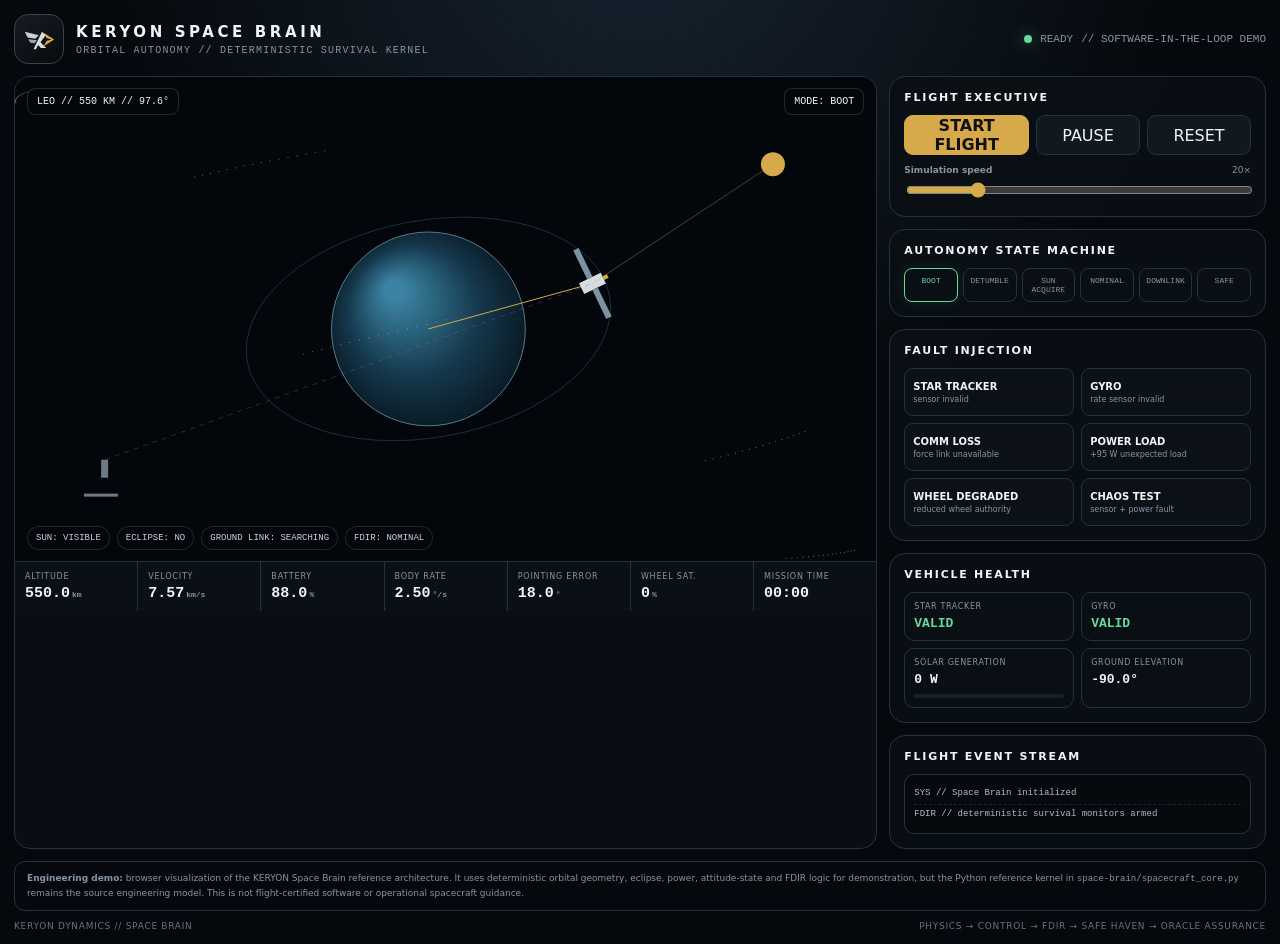
<file: space-brain-demo.html>
<!doctype html>
<html lang="en">
<head>
<meta charset="utf-8" />
<meta name="viewport" content="width=device-width,initial-scale=1" />
<meta name="theme-color" content="#05080c" />
<meta name="description" content="KERYON ORACLE Space Brain — deterministic spacecraft autonomy browser demo." />
<title>KERYON SPACE BRAIN // Orbital Autonomy Demo</title>
<style>
:root{--bg:#05080c;--panel:#0a1016;--line:#26323e;--text:#eef4f7;--muted:#8695a3;--gold:#d6a94a;--cyan:#62cbe9;--green:#68d99d;--amber:#efbd63;--red:#ef7474;--violet:#a692ff}
*{box-sizing:border-box}html{background:var(--bg);color:var(--text);font-family:Inter,ui-sans-serif,system-ui,-apple-system,"Segoe UI",sans-serif}body{margin:0;min-height:100vh;background:radial-gradient(circle at 50% -10%,#172431 0,#05080c 46%)}button,input{font:inherit}.app{max-width:1800px;margin:auto;padding:14px}.top{display:flex;justify-content:space-between;align-items:center;gap:14px;margin-bottom:12px}.brand{display:flex;align-items:center;gap:12px}.mark{width:50px;height:50px;border:1px solid #39434e;border-radius:14px;display:grid;place-items:center;background:linear-gradient(145deg,#171d24,#07090c)}.mark svg{width:35px}.brand h1{margin:0;font-size:15px;letter-spacing:.24em}.brand p{margin:4px 0 0;color:var(--muted);font:10px ui-monospace,monospace;letter-spacing:.12em}.status{display:flex;align-items:center;gap:8px;color:var(--muted);font:11px ui-monospace,monospace}.dot{width:8px;height:8px;border-radius:50%;background:var(--green);box-shadow:0 0 15px rgba(104,217,157,.55)}
.grid{display:grid;grid-template-columns:minmax(0,1.65fr) minmax(370px,.72fr);gap:12px}.panel{border:1px solid var(--line);background:rgba(10,15,21,.94);border-radius:16px;overflow:hidden}.stage{position:relative;aspect-ratio:16/9;background:#03070b}.stage canvas{width:100%;height:100%;display:block}.hud{position:absolute;left:12px;right:12px;top:11px;display:flex;justify-content:space-between;gap:8px;pointer-events:none}.badge{padding:7px 9px;border:1px solid rgba(255,255,255,.13);background:rgba(5,8,11,.7);border-radius:8px;font:10px ui-monospace,monospace}.hudbottom{position:absolute;left:12px;right:12px;bottom:11px;display:flex;gap:7px;flex-wrap:wrap;pointer-events:none}.pill{padding:6px 8px;border-radius:999px;border:1px solid rgba(255,255,255,.12);background:rgba(5,8,11,.72);font:9px ui-monospace,monospace;color:#cbd5dd}.telemetry{display:grid;grid-template-columns:repeat(7,1fr);gap:1px;background:var(--line);border-top:1px solid var(--line)}.metric{padding:10px;background:var(--panel)}.metric .k{font-size:8px;color:var(--muted);letter-spacing:.1em;text-transform:uppercase}.metric .v{margin-top:5px;font:700 15px/1 ui-monospace,monospace}.metric .u{font-size:8px;color:var(--muted);margin-left:2px}.side{display:flex;flex-direction:column;gap:12px}.section{padding:14px}.section h2{margin:0 0 11px;font-size:11px;text-transform:uppercase;letter-spacing:.16em}.btnrow{display:grid;grid-template-columns:1.2fr 1fr 1fr;gap:7px}.btn{min-height:40px;border:1px solid var(--line);border-radius:9px;background:#111820;color:var(--text);cursor:pointer;padding:0 9px}.btn.primary{background:var(--gold);color:#111;border-color:var(--gold);font-weight:800}.btn.danger{border-color:rgba(239,116,116,.5);color:#ffb4b4}.btn:hover{filter:brightness(1.1)}.field{margin-top:10px}.field label{display:flex;justify-content:space-between;color:var(--muted);font-size:9px;margin-bottom:5px}.field input{width:100%;accent-color:var(--gold)}.modes{display:grid;grid-template-columns:repeat(6,1fr);gap:5px}.mode{border:1px solid var(--line);border-radius:8px;padding:7px 4px;text-align:center;font:8px ui-monospace,monospace;color:var(--muted);background:#0a0f15}.mode.active{border-color:var(--green);color:var(--green);box-shadow:0 0 14px rgba(104,217,157,.1)}.faults{display:grid;grid-template-columns:1fr 1fr;gap:7px}.fault{min-height:48px;border:1px solid var(--line);border-radius:9px;background:#0b1117;color:var(--text);cursor:pointer;text-align:left;padding:8px}.fault b{display:block;font-size:10px}.fault span{display:block;color:var(--muted);font-size:8px;margin-top:3px}.fault.on{border-color:var(--red);color:#ffb3b3}.health{display:grid;grid-template-columns:1fr 1fr;gap:7px}.card{border:1px solid var(--line);border-radius:10px;background:#090f15;padding:9px}.card .k{font-size:8px;color:var(--muted);text-transform:uppercase;letter-spacing:.08em}.card .v{margin-top:5px;font:700 13px ui-monospace,monospace}.bar{height:4px;background:#17212b;border-radius:99px;margin-top:7px;overflow:hidden}.bar i{display:block;height:100%;background:var(--green)}.log{max-height:190px;overflow:auto;border:1px solid var(--line);border-radius:10px;background:#060a0e;padding:9px;font:9px/1.5 ui-monospace,monospace;color:#afbbc5}.log div{padding:3px 0;border-bottom:1px dashed #18232d}.log div:last-child{border:0}.note{margin-top:12px;border:1px solid var(--line);border-radius:11px;padding:10px 12px;color:var(--muted);font-size:9px;line-height:1.5}.footer{display:flex;justify-content:space-between;gap:10px;flex-wrap:wrap;margin-top:10px;color:#657481;font-size:9px;letter-spacing:.08em}.green{color:var(--green)}.amber{color:var(--amber)}.red{color:var(--red)}.cyan{color:var(--cyan)}
@media(max-width:1080px){.grid{grid-template-columns:1fr}.side{display:grid;grid-template-columns:1fr 1fr}.telemetry{grid-template-columns:repeat(4,1fr)}}@media(max-width:720px){.app{padding:8px}.brand p,.status span:last-child{display:none}.side{grid-template-columns:1fr}.telemetry{grid-template-columns:repeat(2,1fr)}.stage{aspect-ratio:4/5}.btnrow{grid-template-columns:1fr}.modes{grid-template-columns:repeat(3,1fr)}}
</style>
</head>
<body>
<main class="app">
<header class="top"><div class="brand"><div class="mark"><svg viewBox="0 0 100 100" fill="none"><path d="M8 28L48 38L38 48L16 44L8 28Z" fill="#cbd0d4"/><path d="M18 49L43 52L36 61L24 59L18 49Z" fill="#9fa6ac"/><path d="M33 78L57 28L68 37L53 58L69 74H54L46 66L40 78H33Z" fill="#d8dde0"/><path d="M62 31L92 50L62 69L70 54L84 50L70 46L62 31Z" fill="#d6a94a"/></svg></div><div><h1>KERYON SPACE BRAIN</h1><p>ORBITAL AUTONOMY // DETERMINISTIC SURVIVAL KERNEL</p></div></div><div class="status"><i class="dot" id="statusDot"></i><span id="status">READY</span><span>// SOFTWARE-IN-THE-LOOP DEMO</span></div></header>
<div class="grid">
<section class="panel"><div class="stage"><canvas id="world"></canvas><div class="hud"><div class="badge">LEO // 550 KM // 97.6°</div><div class="badge" id="modeHud">MODE: BOOT</div></div><div class="hudbottom"><span class="pill" id="sunHud">SUN: TRACKING</span><span class="pill" id="eclipseHud">ECLIPSE: NO</span><span class="pill" id="commHud">GROUND LINK: SEARCHING</span><span class="pill" id="safeHud">FDIR: NOMINAL</span></div></div><div class="telemetry"><div class="metric"><div class="k">Altitude</div><div class="v"><span id="alt">550.0</span><span class="u">km</span></div></div><div class="metric"><div class="k">Velocity</div><div class="v"><span id="vel">7.59</span><span class="u">km/s</span></div></div><div class="metric"><div class="k">Battery</div><div class="v"><span id="soc">88.0</span><span class="u">%</span></div></div><div class="metric"><div class="k">Body rate</div><div class="v"><span id="rate">2.50</span><span class="u">°/s</span></div></div><div class="metric"><div class="k">Pointing error</div><div class="v"><span id="attErr">18.0</span><span class="u">°</span></div></div><div class="metric"><div class="k">Wheel sat.</div><div class="v"><span id="wheel">0</span><span class="u">%</span></div></div><div class="metric"><div class="k">Mission time</div><div class="v"><span id="met">00:00</span></div></div></div></section>
<aside class="side">
<section class="panel section"><h2>Flight Executive</h2><div class="btnrow"><button class="btn primary" id="start">START FLIGHT</button><button class="btn" id="pause">PAUSE</button><button class="btn" id="reset">RESET</button></div><div class="field"><label><b>Simulation speed</b><output id="speedOut">20×</output></label><input id="speed" type="range" min="1" max="100" value="20"/></div></section>
<section class="panel section"><h2>Autonomy State Machine</h2><div class="modes" id="modes"><div class="mode active" data-mode="BOOT">BOOT</div><div class="mode" data-mode="DETUMBLE">DETUMBLE</div><div class="mode" data-mode="SUN_ACQUIRE">SUN ACQUIRE</div><div class="mode" data-mode="NOMINAL">NOMINAL</div><div class="mode" data-mode="DOWNLINK">DOWNLINK</div><div class="mode" data-mode="SAFE">SAFE</div></div></section>
<section class="panel section"><h2>Fault Injection</h2><div class="faults"><button class="fault" data-fault="star"><b>STAR TRACKER</b><span>sensor invalid</span></button><button class="fault" data-fault="gyro"><b>GYRO</b><span>rate sensor invalid</span></button><button class="fault" data-fault="comm"><b>COMM LOSS</b><span>force link unavailable</span></button><button class="fault" data-fault="power"><b>POWER LOAD</b><span>+95 W unexpected load</span></button><button class="fault" data-fault="wheel"><b>WHEEL DEGRADED</b><span>reduced wheel authority</span></button><button class="fault danger" id="chaos"><b>CHAOS TEST</b><span>sensor + power fault</span></button></div></section>
<section class="panel section"><h2>Vehicle Health</h2><div class="health"><div class="card"><div class="k">Star tracker</div><div class="v" id="starHealth">VALID</div></div><div class="card"><div class="k">Gyro</div><div class="v" id="gyroHealth">VALID</div></div><div class="card"><div class="k">Solar generation</div><div class="v" id="solar">0 W</div><div class="bar"><i id="solarBar" style="width:0%"></i></div></div><div class="card"><div class="k">Ground elevation</div><div class="v" id="elev">-90°</div></div></div></section>
<section class="panel section"><h2>Flight Event Stream</h2><div class="log" id="log"><div>SYS // Space Brain initialized</div><div>FDIR // deterministic survival monitors armed</div></div></section>
</aside></div>
<div class="note"><b>Engineering demo:</b> browser visualization of the KERYON Space Brain reference architecture. It uses deterministic orbital geometry, eclipse, power, attitude-state and FDIR logic for demonstration, but the Python reference kernel in <code>space-brain/spacecraft_core.py</code> remains the source engineering model. This is not flight-certified software or operational spacecraft guidance.</div><div class="footer"><span>KERYON DYNAMICS // SPACE BRAIN</span><span>PHYSICS → CONTROL → FDIR → SAFE HAVEN → ORACLE ASSURANCE</span></div>
</main>
<script>
(()=>{
const $=id=>document.getElementById(id),c=$('world'),ctx=c.getContext('2d');let W=900,H=560,last=performance.now();
const ui={status:$('status'),statusDot:$('statusDot'),modeHud:$('modeHud'),sunHud:$('sunHud'),eclipseHud:$('eclipseHud'),commHud:$('commHud'),safeHud:$('safeHud'),alt:$('alt'),vel:$('vel'),soc:$('soc'),rate:$('rate'),attErr:$('attErr'),wheel:$('wheel'),met:$('met'),start:$('start'),pause:$('pause'),reset:$('reset'),speed:$('speed'),speedOut:$('speedOut'),starHealth:$('starHealth'),gyroHealth:$('gyroHealth'),solar:$('solar'),solarBar:$('solarBar'),elev:$('elev'),log:$('log'),modes:$('modes')};
const MU=398600.4418,RE=6378.137,J2=1.08262668e-3,DEG=Math.PI/180;
let s={running:false,t:0,mode:'BOOT',r:[6928.137,0,0],v:[0,1.01,7.50],soc:88,rate:2.5,att:18,wheel:0,eclipse:false,comm:false,elev:-90,solar:0,star:true,gyro:true,faults:{star:false,gyro:false,comm:false,power:false,wheel:false},safeReason:'',modeTime:0,theta:0};
function log(msg){const d=document.createElement('div');d.textContent=msg;ui.log.prepend(d);while(ui.log.children.length>14)ui.log.lastElementChild.remove()}
function mag(a){return Math.hypot(...a)} function add(a,b){return a.map((x,i)=>x+b[i])} function mul(a,k){return a.map(x=>x*k)}
function accel(r){const rr=mag(r),x=r[0],y=r[1],z=r[2],r2=rr*rr,z2=z*z,k=1.5*J2*MU*RE*RE/Math.pow(rr,5);return[-MU*x/Math.pow(rr,3)+k*x*(5*z2/r2-1),-MU*y/Math.pow(rr,3)+k*y*(5*z2/r2-1),-MU*z/Math.pow(rr,3)+k*z*(5*z2/r2-3)]}
function rk4(dt){const r0=s.r,v0=s.v,k1r=v0,k1v=accel(r0),k2r=add(v0,mul(k1v,dt/2)),k2v=accel(add(r0,mul(k1r,dt/2))),k3r=add(v0,mul(k2v,dt/2)),k3v=accel(add(r0,mul(k2r,dt/2))),k4r=add(v0,mul(k3v,dt)),k4v=accel(add(r0,mul(k3r,dt)));s.r=add(r0,mul(add(add(k1r,mul(k2r,2)),add(mul(k3r,2),k4r)),dt/6));s.v=add(v0,mul(add(add(k1v,mul(k2v,2)),add(mul(k3v,2),k4v)),dt/6))}
function setMode(m,reason=''){if(s.mode===m)return;s.mode=m;s.modeTime=0;s.safeReason=reason;log('MODE // '+m+(reason?' // '+reason:''));document.querySelectorAll('.mode').forEach(x=>x.classList.toggle('active',x.dataset.mode===m))}
function updateEnv(dt){s.theta+=dt*0.00105;const sun=[Math.cos(s.theta),Math.sin(s.theta*.2),0.18];const rmag=mag(s.r),dot=s.r[0]*sun[0]+s.r[1]*sun[1]+s.r[2]*sun[2];const cross=Math.hypot(s.r[1]*sun[2]-s.r[2]*sun[1],s.r[2]*sun[0]-s.r[0]*sun[2],s.r[0]*sun[1]-s.r[1]*sun[0])/Math.hypot(...sun);s.eclipse=dot<0&&cross<RE;const lat=40.7128*DEG,lon=-74.006*DEG,rot=s.theta*.85;const gs=[RE*Math.cos(lat)*Math.cos(lon+rot),RE*Math.cos(lat)*Math.sin(lon+rot),RE*Math.sin(lat)];const rho=s.r.map((x,i)=>x-gs[i]),rn=mag(rho),zen=gs.map(x=>x/RE);const el=Math.asin((rho[0]*zen[0]+rho[1]*zen[1]+rho[2]*zen[2])/rn)/DEG;s.elev=el;s.comm=el>10&&!s.faults.comm;const incidence=s.mode==='SAFE'||s.mode==='SUN_ACQUIRE'?0.92:Math.max(.15,.62+.28*Math.sin(s.theta));s.solar=s.eclipse?0:95*incidence;const load=(s.mode==='SAFE'?28:s.mode==='DOWNLINK'?68:52)+(s.faults.power?95:0);s.soc=clamp(s.soc+(s.solar-load)*dt/3600/2.4,0,100)}
function clamp(x,a,b){return Math.max(a,Math.min(b,x))}
function control(dt){s.star=!s.faults.star;s.gyro=!s.faults.gyro;s.modeTime+=dt;if(s.mode==='BOOT'){s.rate=Math.max(2.2,s.rate-dt*.002);s.att=Math.max(15,s.att-dt*.01);if(s.t>5)setMode('DETUMBLE')}else if(s.mode==='DETUMBLE'){s.rate=Math.max(.08,s.rate-dt*.018);s.att=Math.max(7,s.att-dt*.025);if(s.rate<.35)setMode('SUN_ACQUIRE')}else if(s.mode==='SUN_ACQUIRE'){s.rate=Math.max(.03,s.rate-dt*.012);s.att=Math.max(1.2,s.att-dt*.055);s.wheel=clamp(s.wheel+dt*.003*(s.faults.wheel?2.5:1),0,100);if(s.att<5&&s.soc>30)setMode('NOMINAL')}else if(s.mode==='NOMINAL'||s.mode==='DOWNLINK'){const auth=s.faults.wheel?.35:1;s.att=clamp(s.att+dt*(s.star?-.03*auth:.055),.25,80);s.rate=clamp(s.rate+dt*(s.gyro?-.002:.018),.02,5);s.wheel=clamp(s.wheel+dt*(s.faults.wheel?.018:.004),0,100);if(s.comm&&s.mode==='NOMINAL')setMode('DOWNLINK');else if(!s.comm&&s.mode==='DOWNLINK')setMode('NOMINAL')}else if(s.mode==='SAFE'){s.att=Math.max(2,s.att-dt*.025);s.rate=Math.max(.05,s.rate-dt*.007);s.wheel=Math.max(0,s.wheel-dt*.01);if(s.soc>35&&s.att<10&&s.star&&s.gyro&&s.modeTime>60)setMode('SUN_ACQUIRE')}
let reason='';if(s.soc<18)reason='LOW BATTERY';else if(s.wheel>97)reason='WHEEL SATURATION';else if((!s.star&&s.rate>2)||(!s.gyro&&s.rate>2.5))reason='ATTITUDE SENSOR LOSS';else if(s.att>35&&s.modeTime>20&&(s.mode==='NOMINAL'||s.mode==='DOWNLINK'))reason='POINTING FAILURE';if(reason&&s.mode!=='SAFE')setMode('SAFE',reason)}
function step(dt){rk4(dt);s.t+=dt;updateEnv(dt);control(dt);updateHud()}
function fmt(sec){const m=Math.floor(sec/60),ss=Math.floor(sec%60);return String(m).padStart(2,'0')+':'+String(ss).padStart(2,'0')}
function updateHud(){const alt=mag(s.r)-RE;ui.alt.textContent=alt.toFixed(1);ui.vel.textContent=mag(s.v).toFixed(2);ui.soc.textContent=s.soc.toFixed(1);ui.rate.textContent=s.rate.toFixed(2);ui.attErr.textContent=s.att.toFixed(1);ui.wheel.textContent=s.wheel.toFixed(0);ui.met.textContent=fmt(s.t);ui.modeHud.textContent='MODE: '+s.mode;ui.eclipseHud.textContent='ECLIPSE: '+(s.eclipse?'YES':'NO');ui.commHud.textContent='GROUND LINK: '+(s.comm?'VISIBLE':'SEARCHING');ui.safeHud.textContent=s.mode==='SAFE'?'FDIR: SAFE // '+s.safeReason:'FDIR: NOMINAL';ui.sunHud.textContent='SUN: '+(s.eclipse?'OCCULTED':'VISIBLE');ui.starHealth.textContent=s.star?'VALID':'INVALID';ui.starHealth.className='v '+(s.star?'green':'red');ui.gyroHealth.textContent=s.gyro?'VALID':'INVALID';ui.gyroHealth.className='v '+(s.gyro?'green':'red');ui.solar.textContent=s.solar.toFixed(0)+' W';ui.solarBar.style.width=clamp(s.solar/95*100,0,100)+'%';ui.elev.textContent=s.elev.toFixed(1)+'°';ui.status.textContent=s.running?'FLIGHT ACTIVE':'READY';ui.statusDot.style.background=s.mode==='SAFE'?'var(--red)':'var(--green)'}
function draw(){ctx.clearRect(0,0,W,H);const cx=W*.48,cy=H*.52,R=Math.min(W,H)*.20;const g=ctx.createRadialGradient(cx-R*.35,cy-R*.4,R*.1,cx,cy,R*1.15);g.addColorStop(0,'#3b83a2');g.addColorStop(.55,'#15384c');g.addColorStop(1,'#07131c');ctx.fillStyle=g;ctx.beginPath();ctx.arc(cx,cy,R,0,Math.PI*2);ctx.fill();ctx.strokeStyle='#557b8c';ctx.lineWidth=1;ctx.stroke();ctx.strokeStyle='rgba(98,203,233,.22)';ctx.beginPath();ctx.ellipse(cx,cy,R*1.9,R*1.12,-.18,0,Math.PI*2);ctx.stroke();for(let i=0;i<80;i++){const a=i*91.73;const x=(Math.sin(a)*.5+.5)*W,y=(Math.sin(a*2.37)*.5+.5)*H;ctx.fillStyle='rgba(220,232,240,.45)';ctx.fillRect(x,y,1,1)}const phase=(s.t/5700*Math.PI*2)-.45;const sx=cx+Math.cos(phase)*R*1.88,sy=cy+Math.sin(phase)*R*1.08;ctx.strokeStyle=s.mode==='SAFE'?'#ef7474':'#d6a94a';ctx.beginPath();ctx.moveTo(cx,cy);ctx.lineTo(sx,sy);ctx.stroke();ctx.fillStyle='#d5dde3';ctx.save();ctx.translate(sx,sy);ctx.rotate(phase+Math.PI/2);ctx.fillRect(-6,-12,12,24);ctx.fillStyle='#7d91a1';ctx.fillRect(-38,-3,32,6);ctx.fillRect(6,-3,32,6);ctx.fillStyle='#d6a94a';ctx.fillRect(-2,-17,4,5);ctx.restore();const sunX=W*.88,sunY=H*.18;ctx.fillStyle='#d6a94a';ctx.beginPath();ctx.arc(sunX,sunY,12,0,Math.PI*2);ctx.fill();ctx.strokeStyle='rgba(214,169,74,.35)';ctx.beginPath();ctx.moveTo(sunX,sunY);ctx.lineTo(sx,sy);ctx.stroke();ctx.fillStyle=s.comm?'#68d99d':'#6d7a86';ctx.fillRect(W*.10,H*.79,7,18);ctx.fillRect(W*.08,H*.86,34,3);ctx.strokeStyle=s.comm?'rgba(104,217,157,.7)':'rgba(109,122,134,.35)';ctx.setLineDash([5,5]);ctx.beginPath();ctx.moveTo(W*.105,H*.79);ctx.lineTo(sx,sy);ctx.stroke();ctx.setLineDash([]);requestAnimationFrame(draw)}
function resize(){const r=c.parentElement.getBoundingClientRect(),dpr=Math.min(2,devicePixelRatio||1);W=Math.max(320,r.width);H=Math.max(380,r.height);c.width=W*dpr;c.height=H*dpr;c.style.width=W+'px';c.style.height=H+'px';ctx.setTransform(dpr,0,0,dpr,0,0)}new ResizeObserver(resize).observe(c.parentElement);resize();
ui.start.onclick=()=>{s.running=true;log('EXEC // Flight simulation started')};ui.pause.onclick=()=>{s.running=!s.running;ui.pause.textContent=s.running?'PAUSE':'RESUME';log('EXEC // '+(s.running?'Resumed':'Paused'))};ui.reset.onclick=()=>location.reload();ui.speed.oninput=()=>ui.speedOut.textContent=ui.speed.value+'×';document.querySelectorAll('.fault').forEach(b=>{if(!b.dataset.fault)return;b.onclick=()=>{const f=b.dataset.fault;s.faults[f]=!s.faults[f];b.classList.toggle('on',s.faults[f]);log('FAULT // '+f.toUpperCase()+' '+(s.faults[f]?'INJECTED':'CLEARED'))}});$('chaos').onclick=()=>{s.faults.star=true;s.faults.power=true;s.faults.comm=true;document.querySelectorAll('[data-fault="star"],[data-fault="power"],[data-fault="comm"]').forEach(x=>x.classList.add('on'));log('CHAOS // STAR TRACKER + POWER + COMM faults injected')};
let acc=0;function loop(now){const real=Math.min(.05,(now-last)/1000);last=now;if(s.running){acc+=real*Number(ui.speed.value);while(acc>=.2){step(.2);acc-=.2}}requestAnimationFrame(loop)}updateHud();draw();requestAnimationFrame(loop);
})();
</script>
</body></html>
</file>
